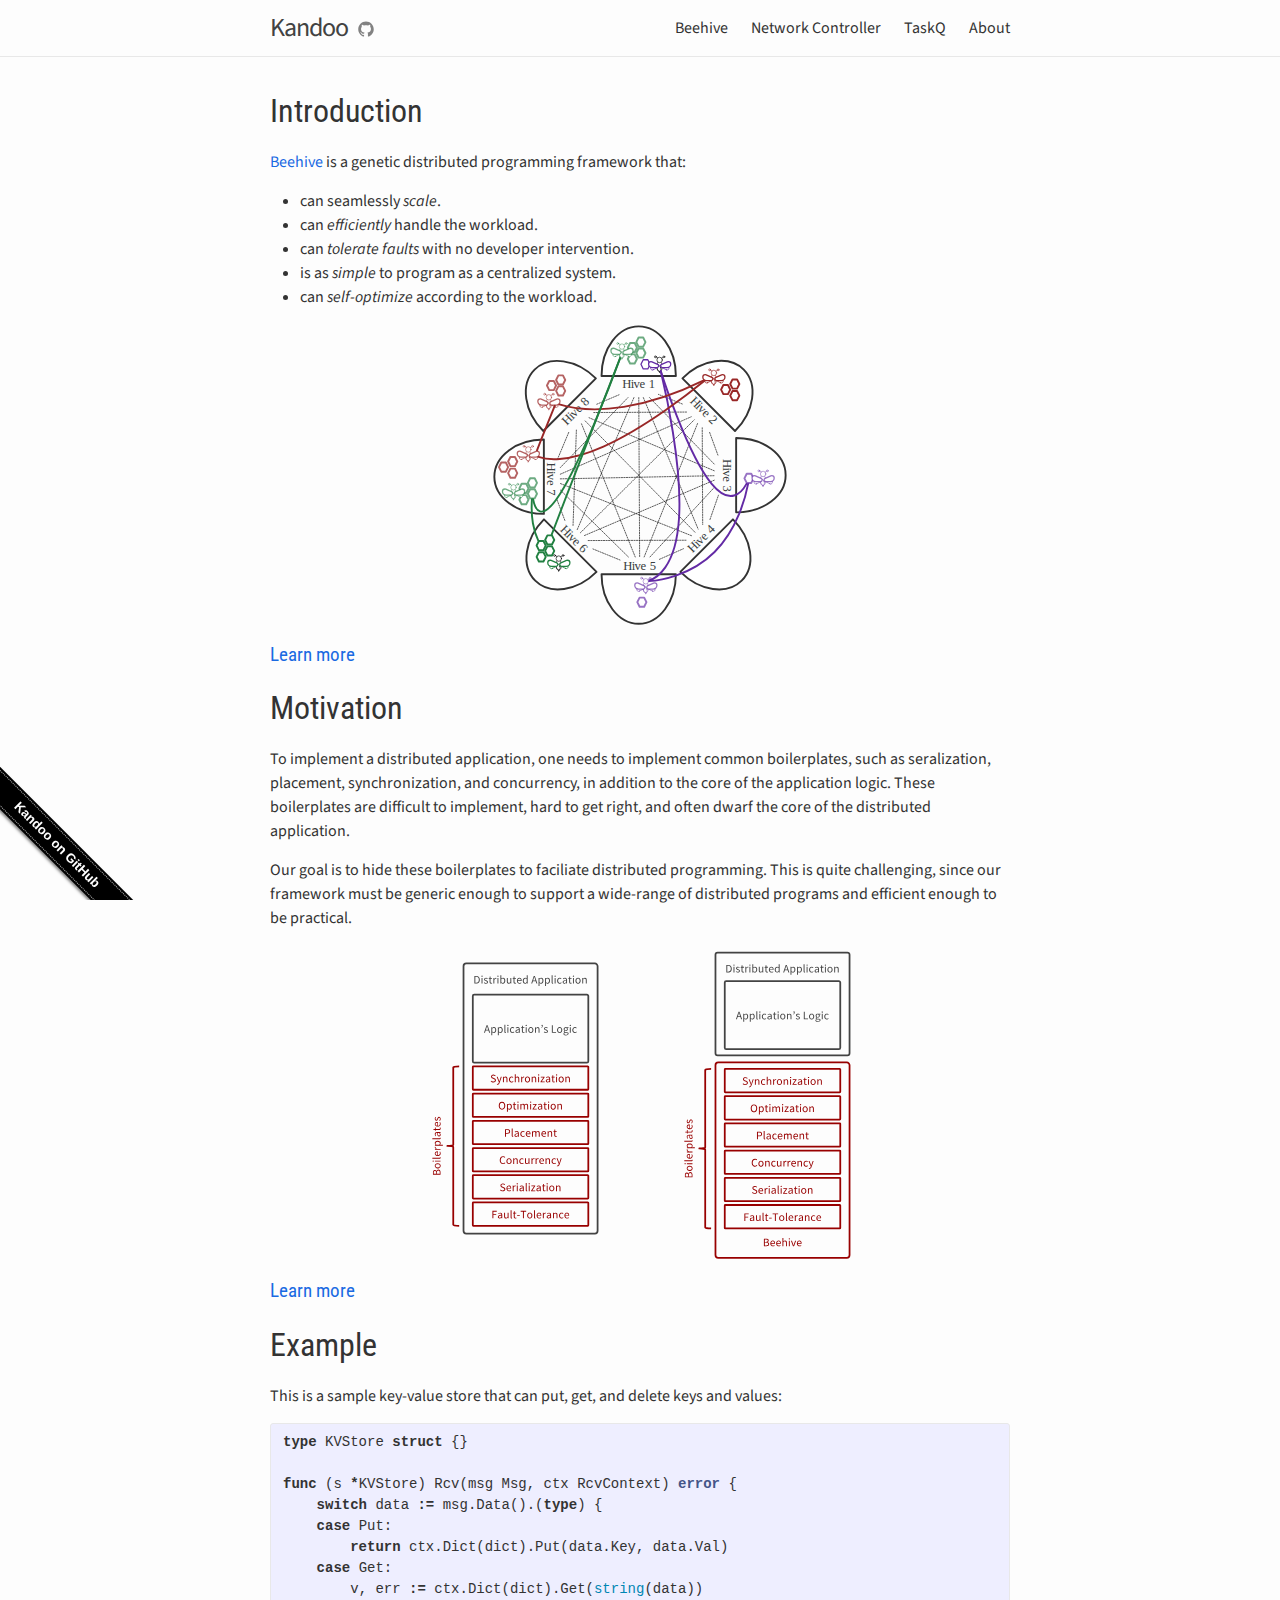
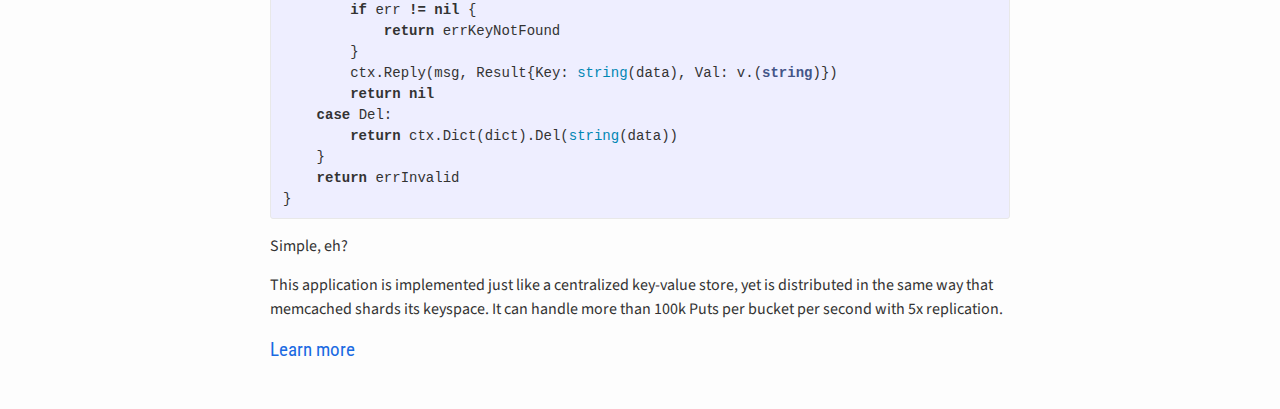
<file: index.html>
<!DOCTYPE html>
<html>

  <head>
  <meta charset="utf-8">
  <meta http-equiv="X-UA-Compatible" content="IE=edge">
  <meta name="viewport" content="width=device-width, initial-scale=1">
  <title>Kandoo</title>
  <meta name="description" content="An effort to simplify distributed programming.">
	<meta name="keywords" context="distributed systems,openflow,SDN,go,golang">
  <link rel="canonical" href="http://kandoo.github.io/">
  <link rel="alternate" type="application/rss+xml" title="Kandoo" href="http://kandoo.github.io/feed.xml" />
	<link href='https://fonts.googleapis.com/css?family=Source+Sans+Pro:400' rel='stylesheet' type='text/css'>
	<link href='https://fonts.googleapis.com/css?family=Roboto+Condensed:400' rel='stylesheet' type='text/css'>
	<link rel="stylesheet" href="/css/main.css">
	<link rel="stylesheet" href="/css/gh-fork-ribbon.css" />
	<!--[if lt IE 9]>
		<link rel="stylesheet" href="/css/gh-fork-ribbon.ie.css" />
	<![endif]-->
</head>


  <body>

    <header class="site-header">

  <div class="wrapper">

    <a class="site-title" href="/">Kandoo</a>
		
			<a class="site-github-icon" href="https://github.com/kandoo">
				<span class="icon  icon--github">
					<svg viewBox="0 0 16 16">
						<path fill="#828282" d="M7.999,0.431c-4.285,0-7.76,3.474-7.76,7.761 c0,3.428,2.223,6.337,5.307,7.363c0.388,0.071,0.53-0.168,0.53-0.374c0-0.184-0.007-0.672-0.01-1.32 c-2.159,0.469-2.614-1.04-2.614-1.04c-0.353-0.896-0.862-1.135-0.862-1.135c-0.705-0.481,0.053-0.472,0.053-0.472 c0.779,0.055,1.189,0.8,1.189,0.8c0.692,1.186,1.816,0.843,2.258,0.645c0.071-0.502,0.271-0.843,0.493-1.037 C4.86,11.425,3.049,10.76,3.049,7.786c0-0.847,0.302-1.54,0.799-2.082C3.768,5.507,3.501,4.718,3.924,3.65 c0,0,0.652-0.209,2.134,0.796C6.677,4.273,7.34,4.187,8,4.184c0.659,0.003,1.323,0.089,1.943,0.261 c1.482-1.004,2.132-0.796,2.132-0.796c0.423,1.068,0.157,1.857,0.077,2.054c0.497,0.542,0.798,1.235,0.798,2.082 c0,2.981-1.814,3.637-3.543,3.829c0.279,0.24,0.527,0.713,0.527,1.437c0,1.037-0.01,1.874-0.01,2.129 c0,0.208,0.14,0.449,0.534,0.373c3.081-1.028,5.302-3.935,5.302-7.362C15.76,3.906,12.285,0.431,7.999,0.431z"/>
					</svg>
				</span>
			</a>
		

    <nav class="site-nav">
      <a href="#" class="menu-icon">
        <svg viewBox="0 0 18 15">
          <path fill="#424242" d="M18,1.484c0,0.82-0.665,1.484-1.484,1.484H1.484C0.665,2.969,0,2.304,0,1.484l0,0C0,0.665,0.665,0,1.484,0 h15.031C17.335,0,18,0.665,18,1.484L18,1.484z"/>
          <path fill="#424242" d="M18,7.516C18,8.335,17.335,9,16.516,9H1.484C0.665,9,0,8.335,0,7.516l0,0c0-0.82,0.665-1.484,1.484-1.484 h15.031C17.335,6.031,18,6.696,18,7.516L18,7.516z"/>
          <path fill="#424242" d="M18,13.516C18,14.335,17.335,15,16.516,15H1.484C0.665,15,0,14.335,0,13.516l0,0 c0-0.82,0.665-1.484,1.484-1.484h15.031C17.335,12.031,18,12.696,18,13.516L18,13.516z"/>
        </svg>
      </a>

      <div class="trigger">
        
          
          <a class="page-link" href="/beehive/">Beehive</a>
          
        
          
          <a class="page-link" href="/netctrl/">Network Controller</a>
          
        
          
          <a class="page-link" href="/taskq/">TaskQ</a>
          
        
          
          <a class="page-link" href="/about/">About</a>
          
        
          
        
          
        
          
        
      </div>
    </nav>

  </div>

</header>


    <div class="page-content">
      <div class="wrapper">
        <h1 id="introduction">Introduction</h1>

<p><a href="/beehive">Beehive</a> is a genetic distributed programming framework that:</p>

<ul>
<li>can seamlessly <em>scale</em>.</li>
<li>can <em>efficiently</em> handle the workload.</li>
<li>can <em>tolerate faults</em> with no developer intervention.</li>
<li>is as <em>simple</em> to program as a centralized system. </li>
<li>can <em>self-optimize</em> according to the workload.</li>
</ul>

<p><center>
<img src="/img/beehive.svg" width="40%">
</center></p>

<h3 id="learn-more"><a href="/beehive">Learn more</a></h3>

<h1 id="motivation">Motivation</h1>

<p>To implement a distributed application, one needs to implement common 
boilerplates, such as seralization, placement, synchronization, and concurrency,
in addition to the core of the application logic. These boilerplates are 
difficult to implement, hard to get right, and often dwarf the core of the
distributed application.</p>

<p>Our goal is to hide these boilerplates to faciliate distributed programming.
This is quite challenging, since our framework must be generic enough to 
support a wide-range of distributed programs and efficient enough to be
practical.</p>

<p><center>
<img src="/img/motivation.svg" width="60%">
</center></p>

<h3 id="learn-more"><a href="/beehive">Learn more</a></h3>

<h1 id="example">Example</h1>

<p>This is a sample key-value store that can put, get, and delete keys and values:</p>
<div class="highlight"><pre><code class="language-go" data-lang="go"><span class="kd">type</span> <span class="nx">KVStore</span> <span class="kd">struct</span> <span class="p">{}</span>

<span class="kd">func</span> <span class="p">(</span><span class="nx">s</span> <span class="o">*</span><span class="nx">KVStore</span><span class="p">)</span> <span class="nx">Rcv</span><span class="p">(</span><span class="nx">msg</span> <span class="nx">Msg</span><span class="p">,</span> <span class="nx">ctx</span> <span class="nx">RcvContext</span><span class="p">)</span> <span class="kt">error</span> <span class="p">{</span>
    <span class="k">switch</span> <span class="nx">data</span> <span class="o">:=</span> <span class="nx">msg</span><span class="p">.</span><span class="nx">Data</span><span class="p">().(</span><span class="kd">type</span><span class="p">)</span> <span class="p">{</span>
    <span class="k">case</span> <span class="nx">Put</span><span class="p">:</span>
        <span class="k">return</span> <span class="nx">ctx</span><span class="p">.</span><span class="nx">Dict</span><span class="p">(</span><span class="nx">dict</span><span class="p">).</span><span class="nx">Put</span><span class="p">(</span><span class="nx">data</span><span class="p">.</span><span class="nx">Key</span><span class="p">,</span> <span class="nx">data</span><span class="p">.</span><span class="nx">Val</span><span class="p">)</span>
    <span class="k">case</span> <span class="nx">Get</span><span class="p">:</span>
        <span class="nx">v</span><span class="p">,</span> <span class="nx">err</span> <span class="o">:=</span> <span class="nx">ctx</span><span class="p">.</span><span class="nx">Dict</span><span class="p">(</span><span class="nx">dict</span><span class="p">).</span><span class="nx">Get</span><span class="p">(</span><span class="nb">string</span><span class="p">(</span><span class="nx">data</span><span class="p">))</span>
        <span class="k">if</span> <span class="nx">err</span> <span class="o">!=</span> <span class="kc">nil</span> <span class="p">{</span>
            <span class="k">return</span> <span class="nx">errKeyNotFound</span>
        <span class="p">}</span>
        <span class="nx">ctx</span><span class="p">.</span><span class="nx">Reply</span><span class="p">(</span><span class="nx">msg</span><span class="p">,</span> <span class="nx">Result</span><span class="p">{</span><span class="nx">Key</span><span class="p">:</span> <span class="nb">string</span><span class="p">(</span><span class="nx">data</span><span class="p">),</span> <span class="nx">Val</span><span class="p">:</span> <span class="nx">v</span><span class="p">.(</span><span class="kt">string</span><span class="p">)})</span>
        <span class="k">return</span> <span class="kc">nil</span>
    <span class="k">case</span> <span class="nx">Del</span><span class="p">:</span>
        <span class="k">return</span> <span class="nx">ctx</span><span class="p">.</span><span class="nx">Dict</span><span class="p">(</span><span class="nx">dict</span><span class="p">).</span><span class="nx">Del</span><span class="p">(</span><span class="nb">string</span><span class="p">(</span><span class="nx">data</span><span class="p">))</span>
    <span class="p">}</span>
    <span class="k">return</span> <span class="nx">errInvalid</span>
<span class="p">}</span>
</code></pre></div>
<p>Simple, eh?</p>

<p>This application is implemented just like a centralized key-value store, yet is
distributed in the same way that memcached shards its keyspace. It can handle
more than 100k Puts per bucket per second with 5x replication.</p>

<h3 id="learn-more"><a href="/beehive">Learn more</a></h3>

      </div>
    </div>

    <div class="github-fork-ribbon-wrapper left-bottom">
		<div class="github-fork-ribbon">
				<a href="https://github.com/kandoo">Kandoo on GitHub</a>
		</div>
</div>

<script>
  (function(i,s,o,g,r,a,m){i['GoogleAnalyticsObject']=r;i[r]=i[r]||function(){
		  (i[r].q=i[r].q||[]).push(arguments)},i[r].l=1*new Date();a=s.createElement(o),
	  m=s.getElementsByTagName(o)[0];a.async=1;a.src=g;m.parentNode.insertBefore(a,m)
			  })(window,document,'script','//www.google-analytics.com/analytics.js','ga');

  ga('create', 'UA-65205825-1', 'auto');
	  ga('send', 'pageview');

</script>


  </body>

</html>
</file>
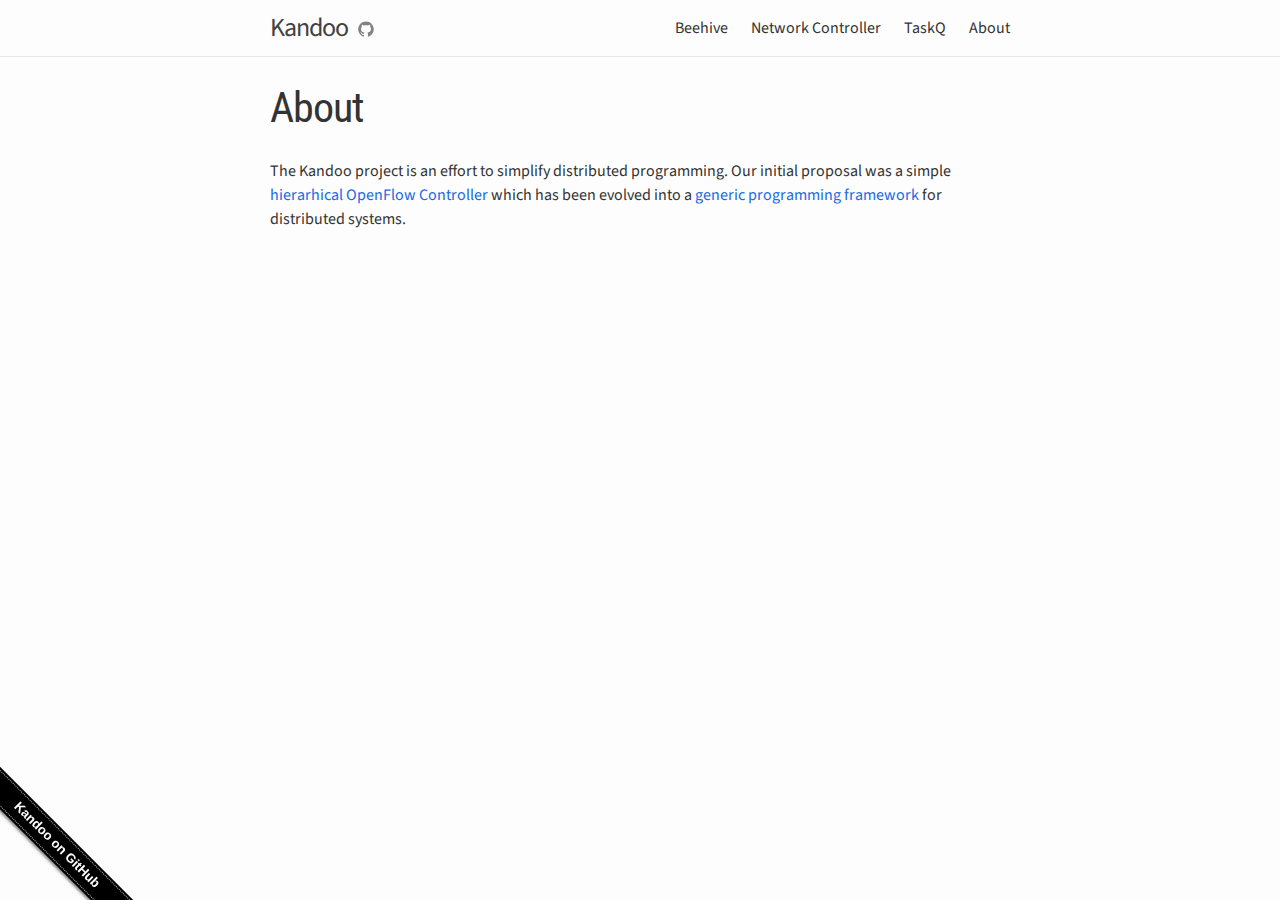
<file: about/index.html>
<!DOCTYPE html>
<html>

  <head>
  <meta charset="utf-8">
  <meta http-equiv="X-UA-Compatible" content="IE=edge">
  <meta name="viewport" content="width=device-width, initial-scale=1">
  <title>About</title>
  <meta name="description" content="An effort to simplify distributed programming.">
	<meta name="keywords" context="distributed systems,openflow,SDN,go,golang">
  <link rel="canonical" href="http://kandoo.github.io/about/">
  <link rel="alternate" type="application/rss+xml" title="Kandoo" href="http://kandoo.github.io/feed.xml" />
	<link href='https://fonts.googleapis.com/css?family=Source+Sans+Pro:400' rel='stylesheet' type='text/css'>
	<link href='https://fonts.googleapis.com/css?family=Roboto+Condensed:400' rel='stylesheet' type='text/css'>
	<link rel="stylesheet" href="/css/main.css">
	<link rel="stylesheet" href="/css/gh-fork-ribbon.css" />
	<!--[if lt IE 9]>
		<link rel="stylesheet" href="/css/gh-fork-ribbon.ie.css" />
	<![endif]-->
</head>


  <body>

    <header class="site-header">

  <div class="wrapper">

    <a class="site-title" href="/">Kandoo</a>
		
			<a class="site-github-icon" href="https://github.com/kandoo">
				<span class="icon  icon--github">
					<svg viewBox="0 0 16 16">
						<path fill="#828282" d="M7.999,0.431c-4.285,0-7.76,3.474-7.76,7.761 c0,3.428,2.223,6.337,5.307,7.363c0.388,0.071,0.53-0.168,0.53-0.374c0-0.184-0.007-0.672-0.01-1.32 c-2.159,0.469-2.614-1.04-2.614-1.04c-0.353-0.896-0.862-1.135-0.862-1.135c-0.705-0.481,0.053-0.472,0.053-0.472 c0.779,0.055,1.189,0.8,1.189,0.8c0.692,1.186,1.816,0.843,2.258,0.645c0.071-0.502,0.271-0.843,0.493-1.037 C4.86,11.425,3.049,10.76,3.049,7.786c0-0.847,0.302-1.54,0.799-2.082C3.768,5.507,3.501,4.718,3.924,3.65 c0,0,0.652-0.209,2.134,0.796C6.677,4.273,7.34,4.187,8,4.184c0.659,0.003,1.323,0.089,1.943,0.261 c1.482-1.004,2.132-0.796,2.132-0.796c0.423,1.068,0.157,1.857,0.077,2.054c0.497,0.542,0.798,1.235,0.798,2.082 c0,2.981-1.814,3.637-3.543,3.829c0.279,0.24,0.527,0.713,0.527,1.437c0,1.037-0.01,1.874-0.01,2.129 c0,0.208,0.14,0.449,0.534,0.373c3.081-1.028,5.302-3.935,5.302-7.362C15.76,3.906,12.285,0.431,7.999,0.431z"/>
					</svg>
				</span>
			</a>
		

    <nav class="site-nav">
      <a href="#" class="menu-icon">
        <svg viewBox="0 0 18 15">
          <path fill="#424242" d="M18,1.484c0,0.82-0.665,1.484-1.484,1.484H1.484C0.665,2.969,0,2.304,0,1.484l0,0C0,0.665,0.665,0,1.484,0 h15.031C17.335,0,18,0.665,18,1.484L18,1.484z"/>
          <path fill="#424242" d="M18,7.516C18,8.335,17.335,9,16.516,9H1.484C0.665,9,0,8.335,0,7.516l0,0c0-0.82,0.665-1.484,1.484-1.484 h15.031C17.335,6.031,18,6.696,18,7.516L18,7.516z"/>
          <path fill="#424242" d="M18,13.516C18,14.335,17.335,15,16.516,15H1.484C0.665,15,0,14.335,0,13.516l0,0 c0-0.82,0.665-1.484,1.484-1.484h15.031C17.335,12.031,18,12.696,18,13.516L18,13.516z"/>
        </svg>
      </a>

      <div class="trigger">
        
          
          <a class="page-link" href="/beehive/">Beehive</a>
          
        
          
          <a class="page-link" href="/netctrl/">Network Controller</a>
          
        
          
          <a class="page-link" href="/taskq/">TaskQ</a>
          
        
          
          <a class="page-link" href="/about/">About</a>
          
        
          
        
          
        
          
        
      </div>
    </nav>

  </div>

</header>


    <div class="page-content">
      <div class="wrapper">
        <div class="post">

  <header class="post-header">
    <h1 class="post-title">About</h1>
  </header>

  <article class="post-content">
    <p>The Kandoo project is an effort to simplify distributed programming.
Our initial proposal was a simple
<a href="http://www.kandoo.org">hierarhical OpenFlow Controller</a> which has been
evolved into a <a href="/beehive">generic programming framework</a> for distributed
systems.</p>

  </article>

</div>

      </div>
    </div>

    <div class="github-fork-ribbon-wrapper left-bottom">
		<div class="github-fork-ribbon">
				<a href="https://github.com/kandoo">Kandoo on GitHub</a>
		</div>
</div>

<script>
  (function(i,s,o,g,r,a,m){i['GoogleAnalyticsObject']=r;i[r]=i[r]||function(){
		  (i[r].q=i[r].q||[]).push(arguments)},i[r].l=1*new Date();a=s.createElement(o),
	  m=s.getElementsByTagName(o)[0];a.async=1;a.src=g;m.parentNode.insertBefore(a,m)
			  })(window,document,'script','//www.google-analytics.com/analytics.js','ga');

  ga('create', 'UA-65205825-1', 'auto');
	  ga('send', 'pageview');

</script>


  </body>

</html>
</file>
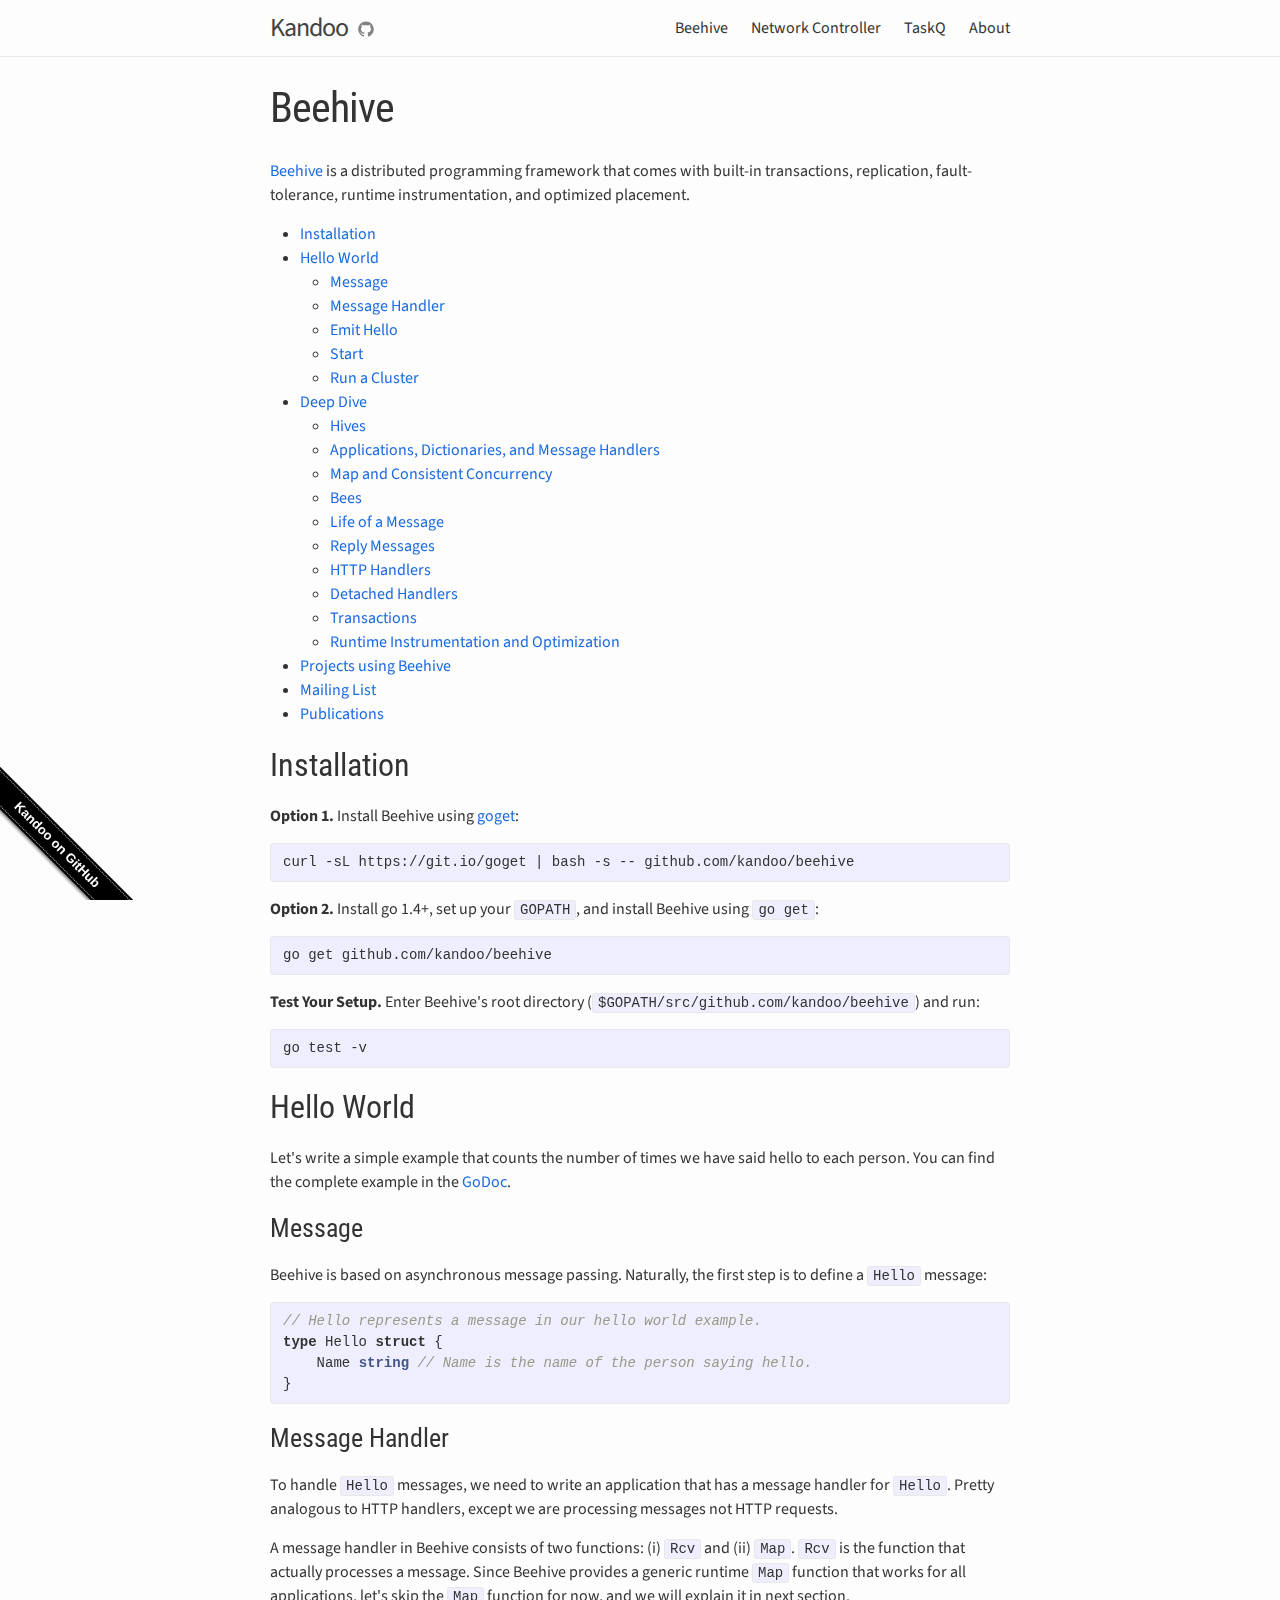
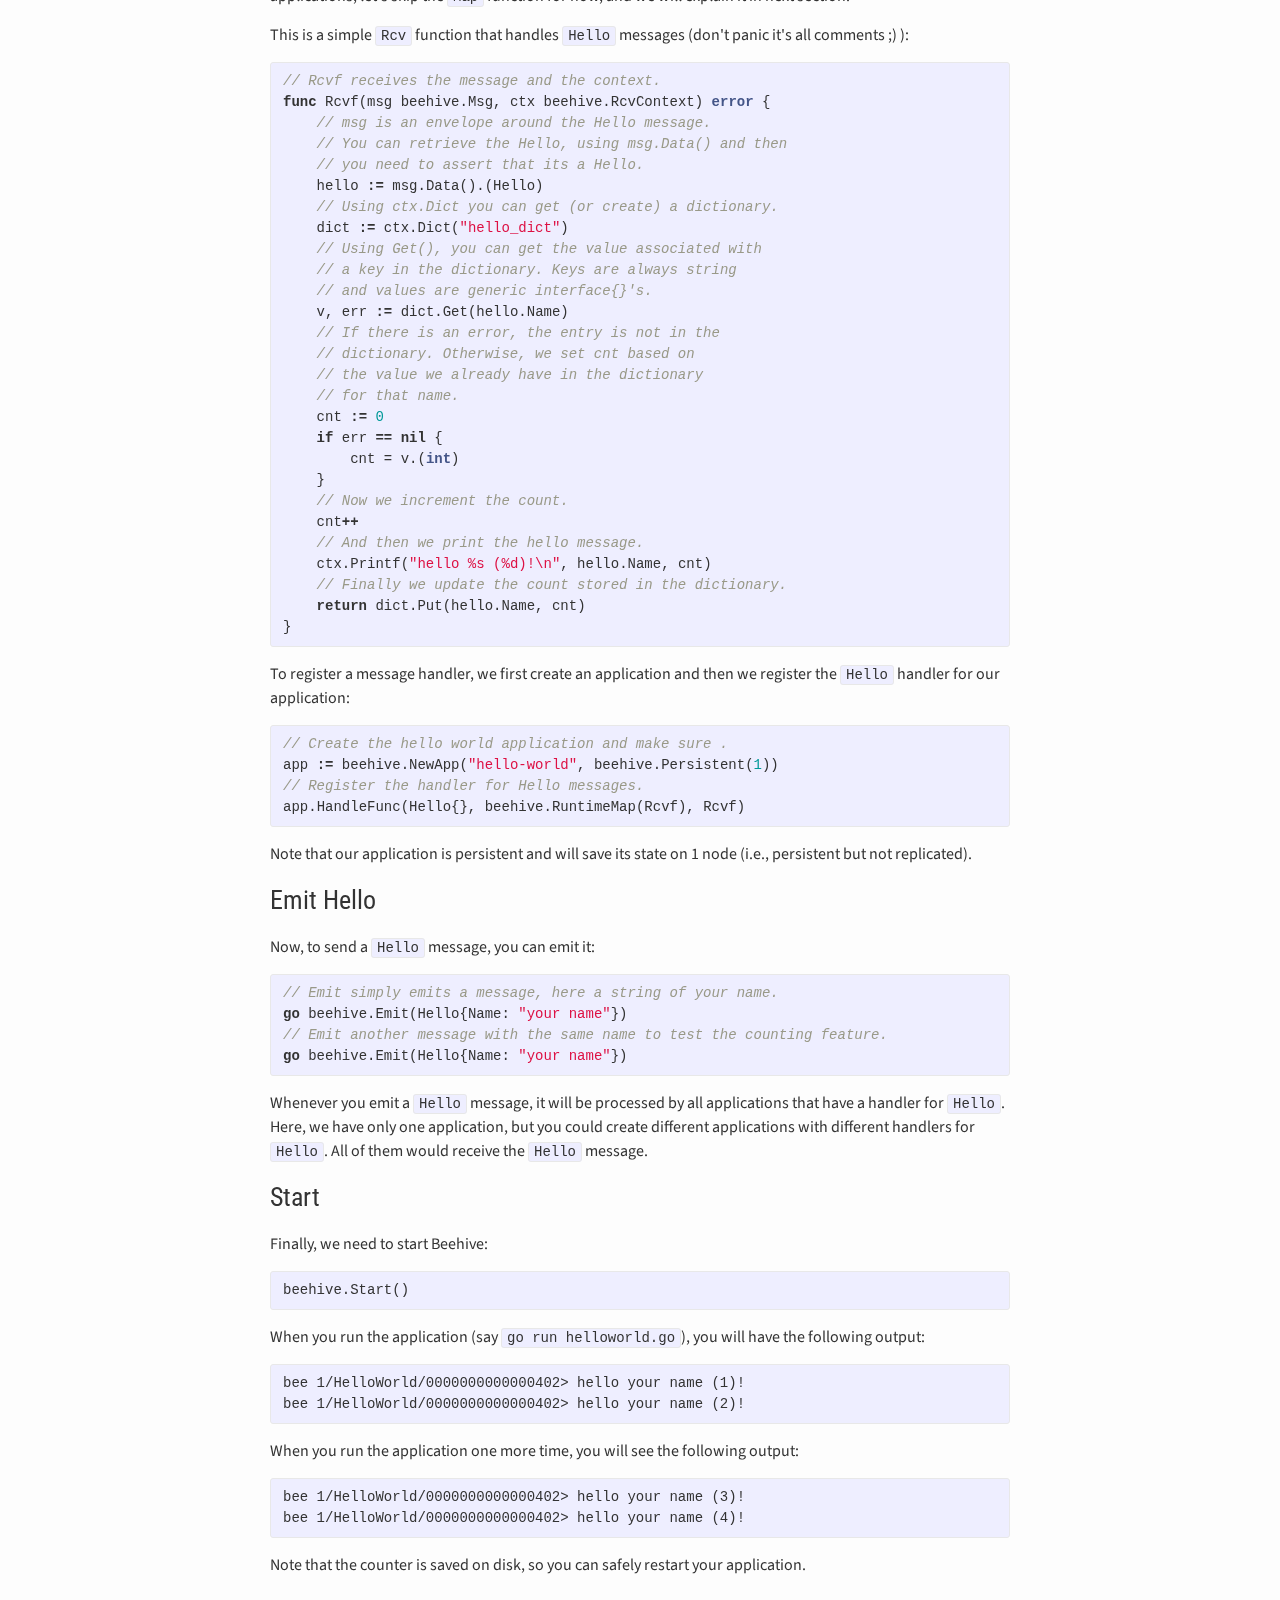
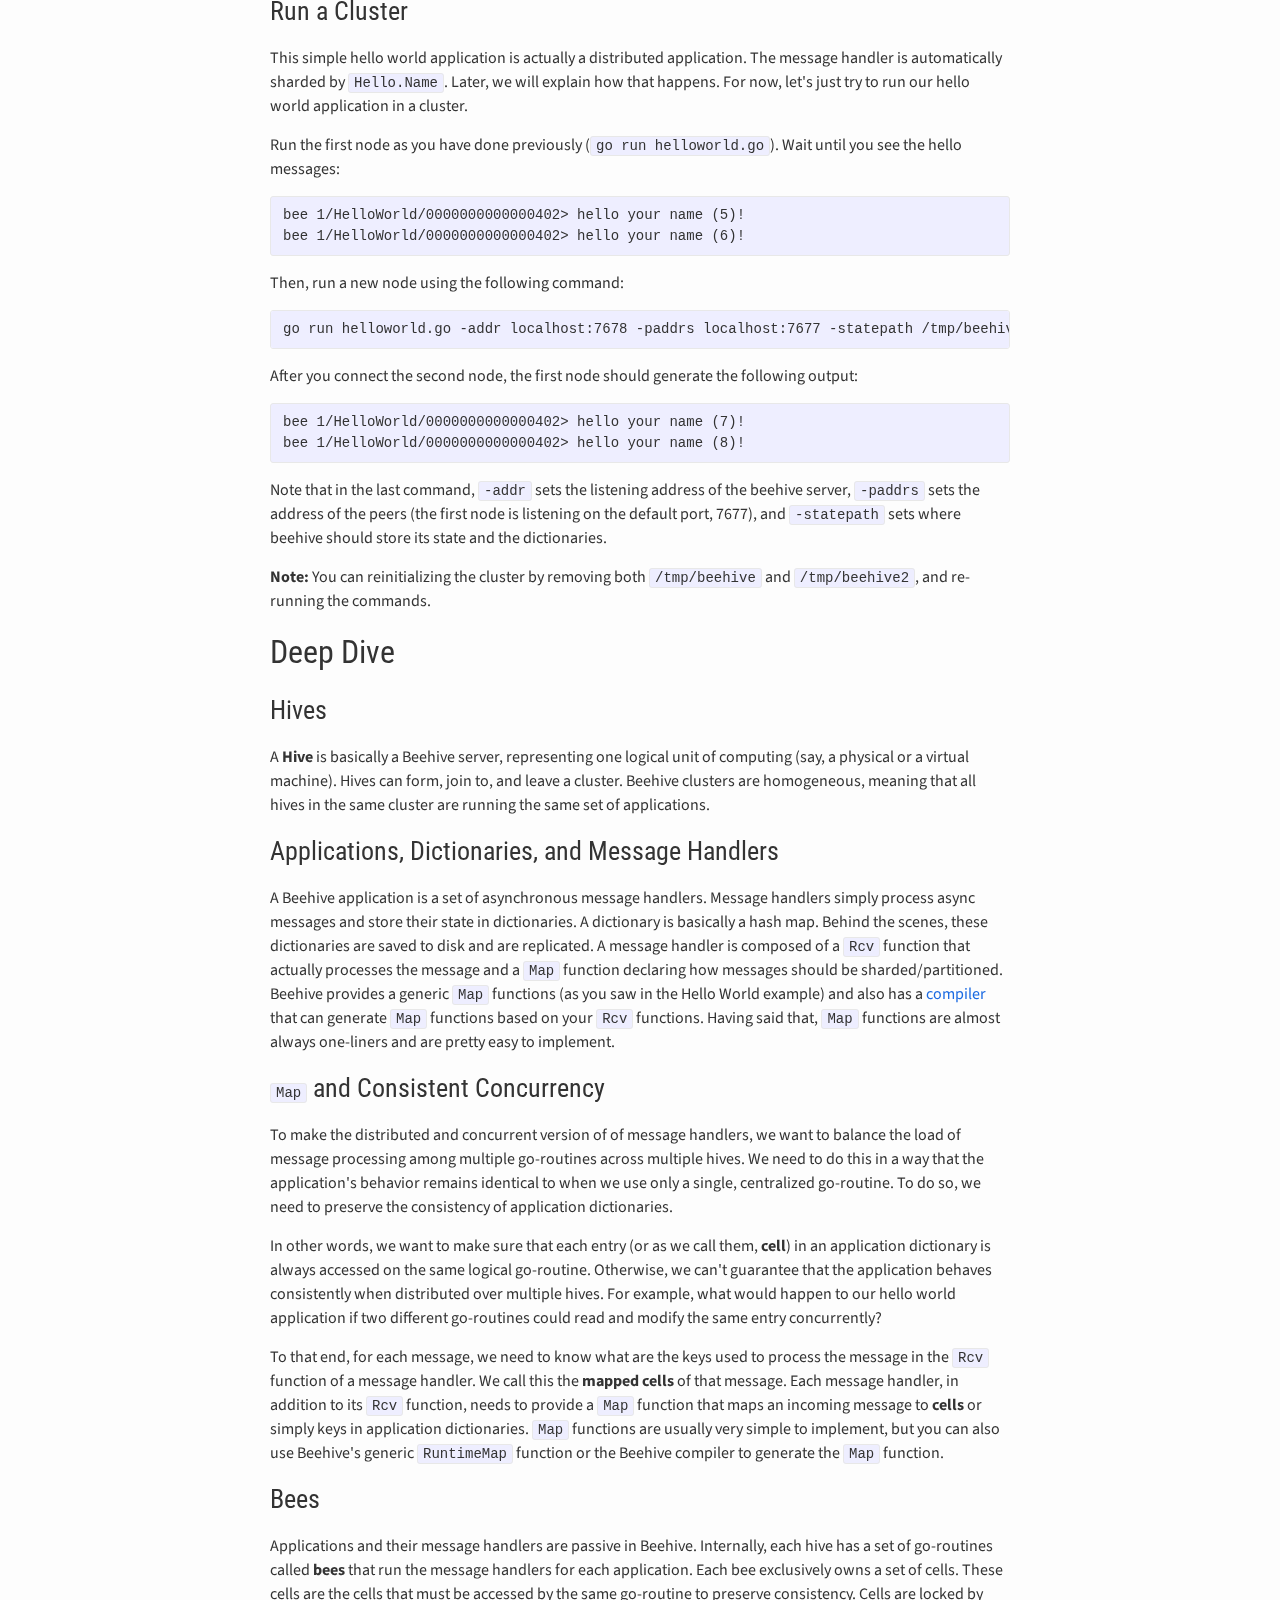
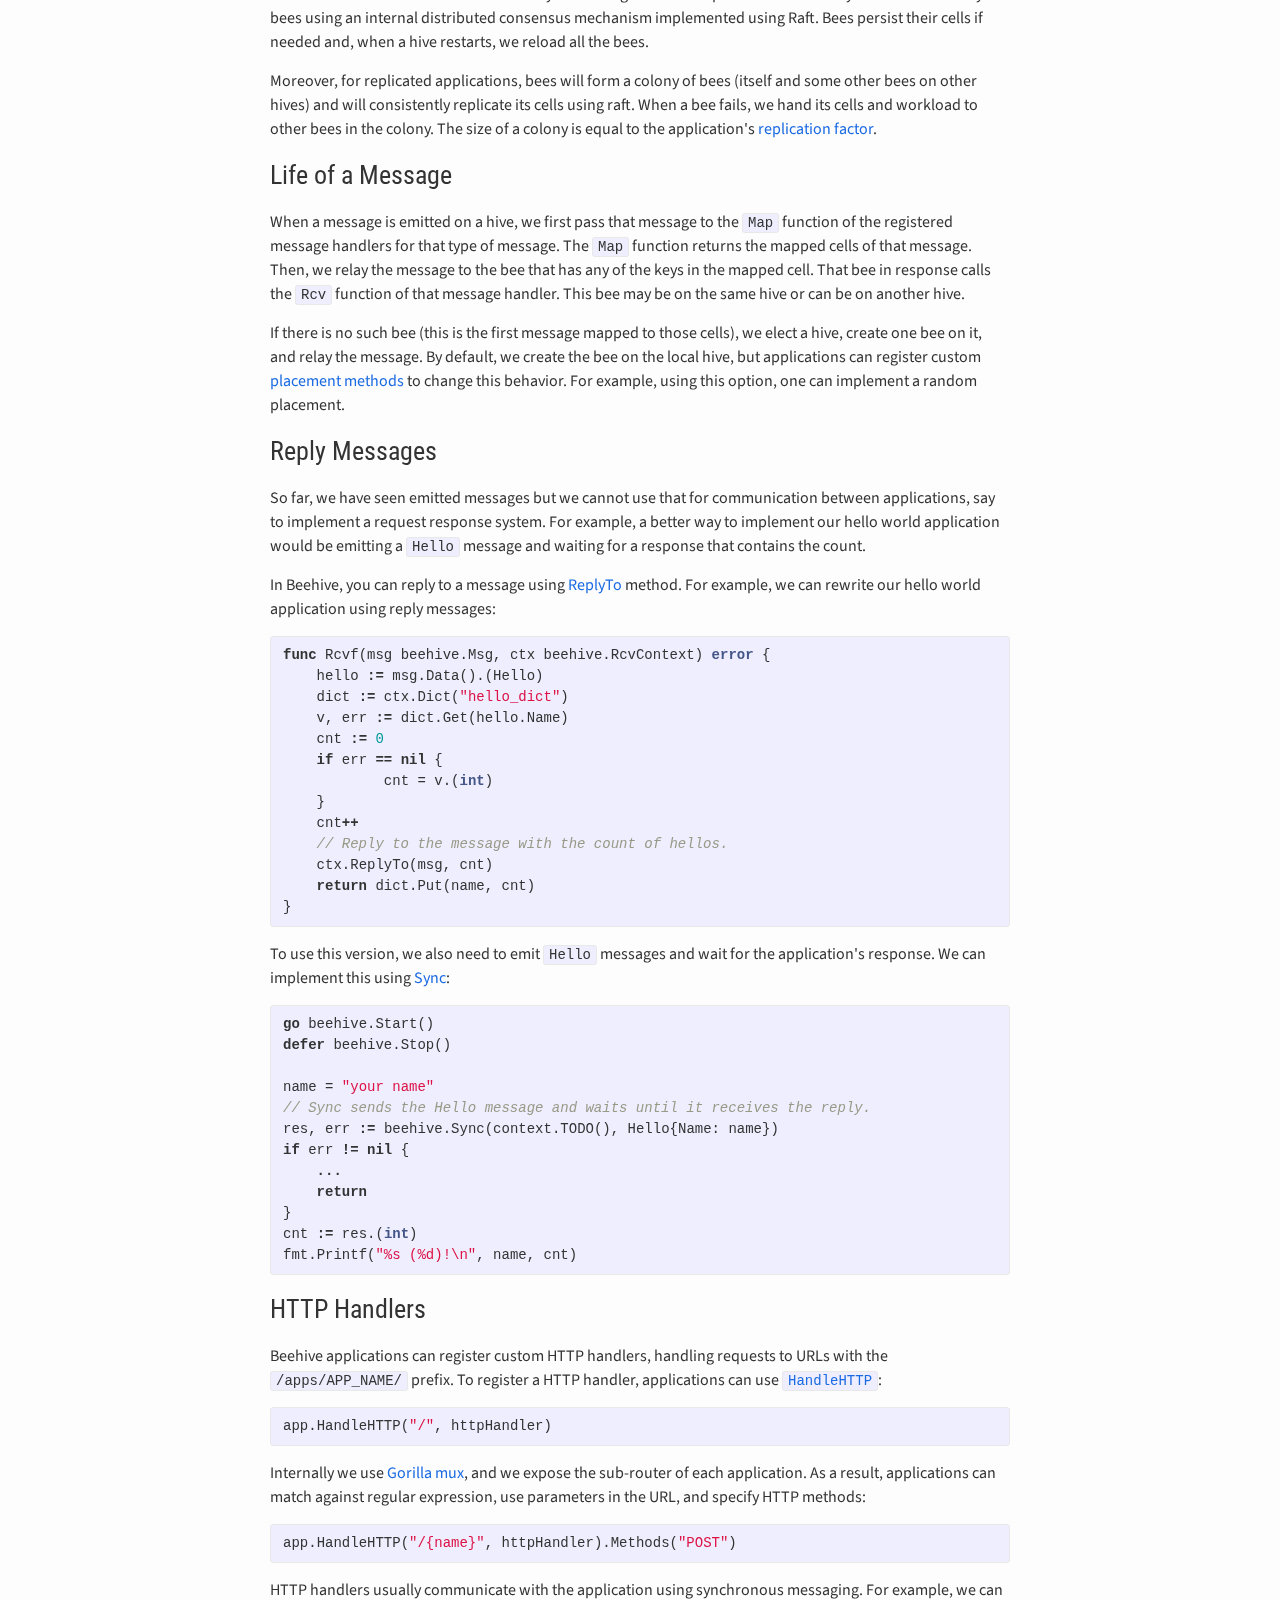
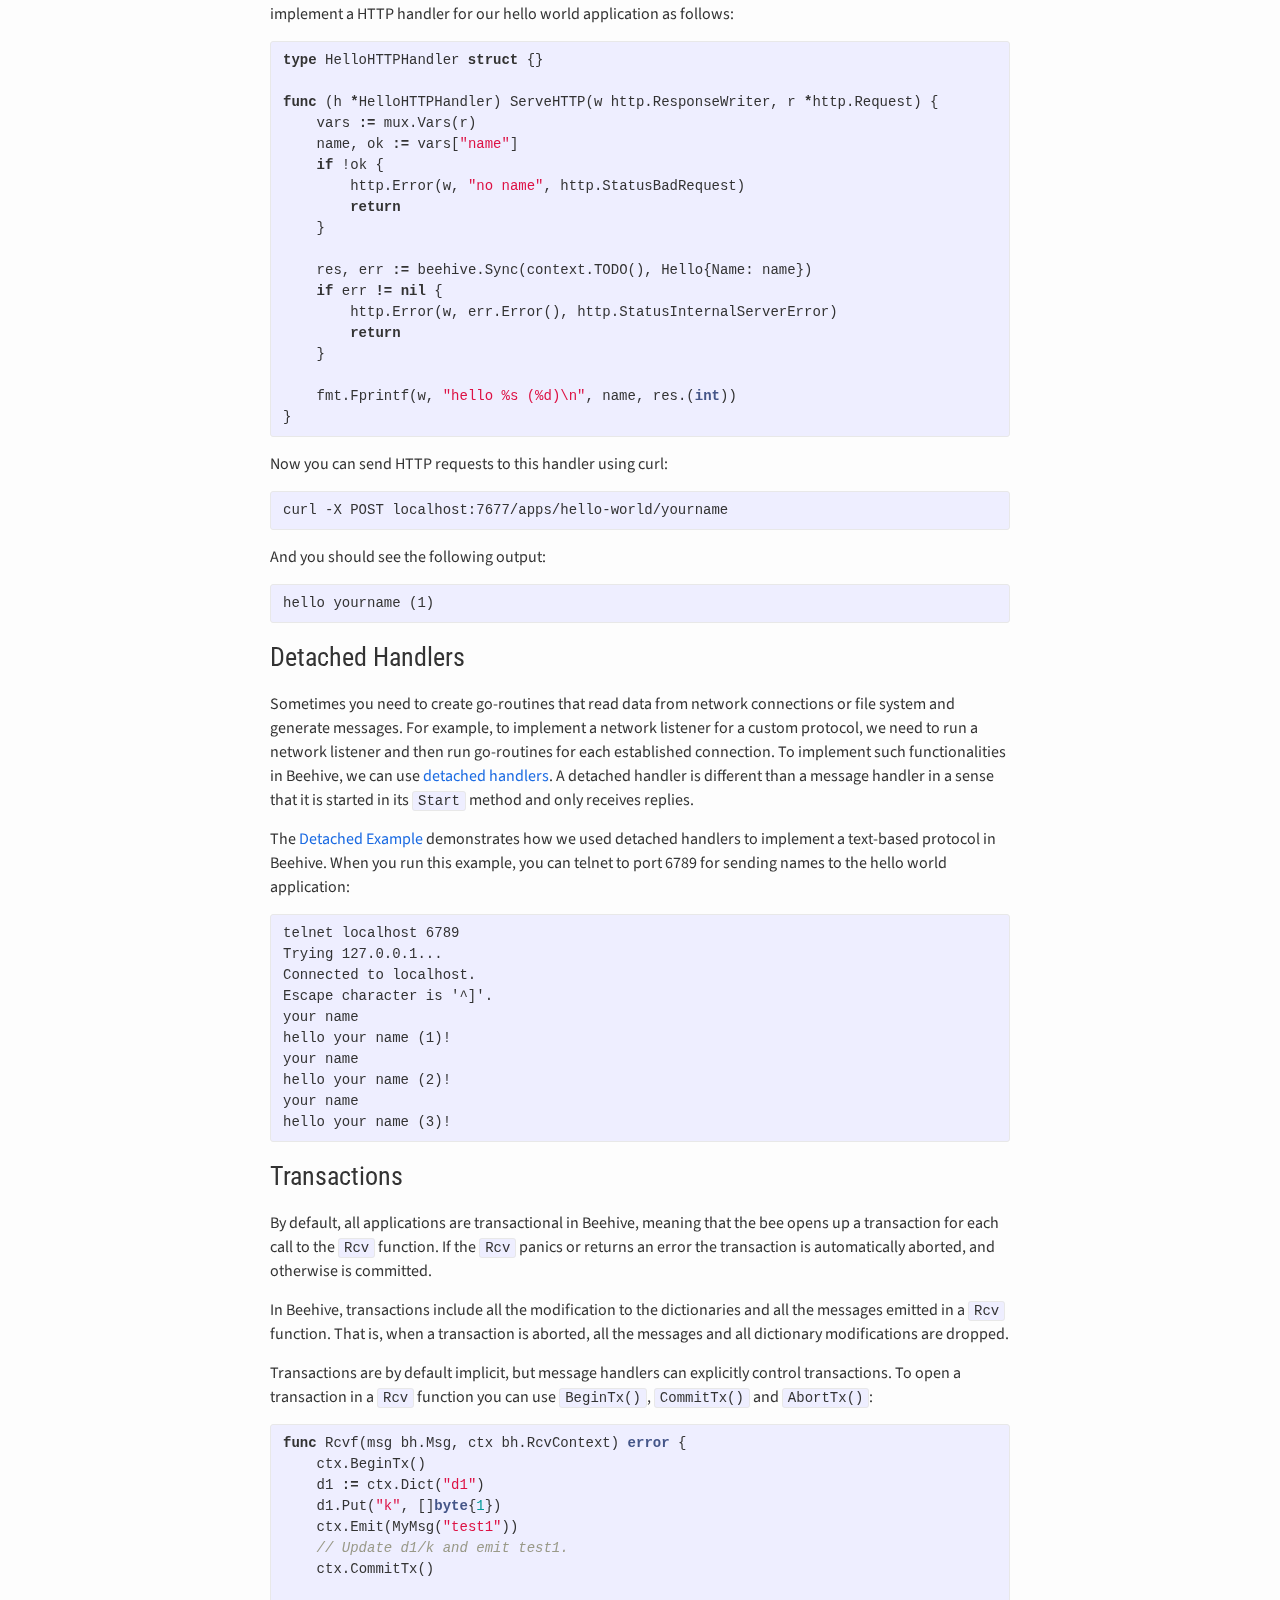
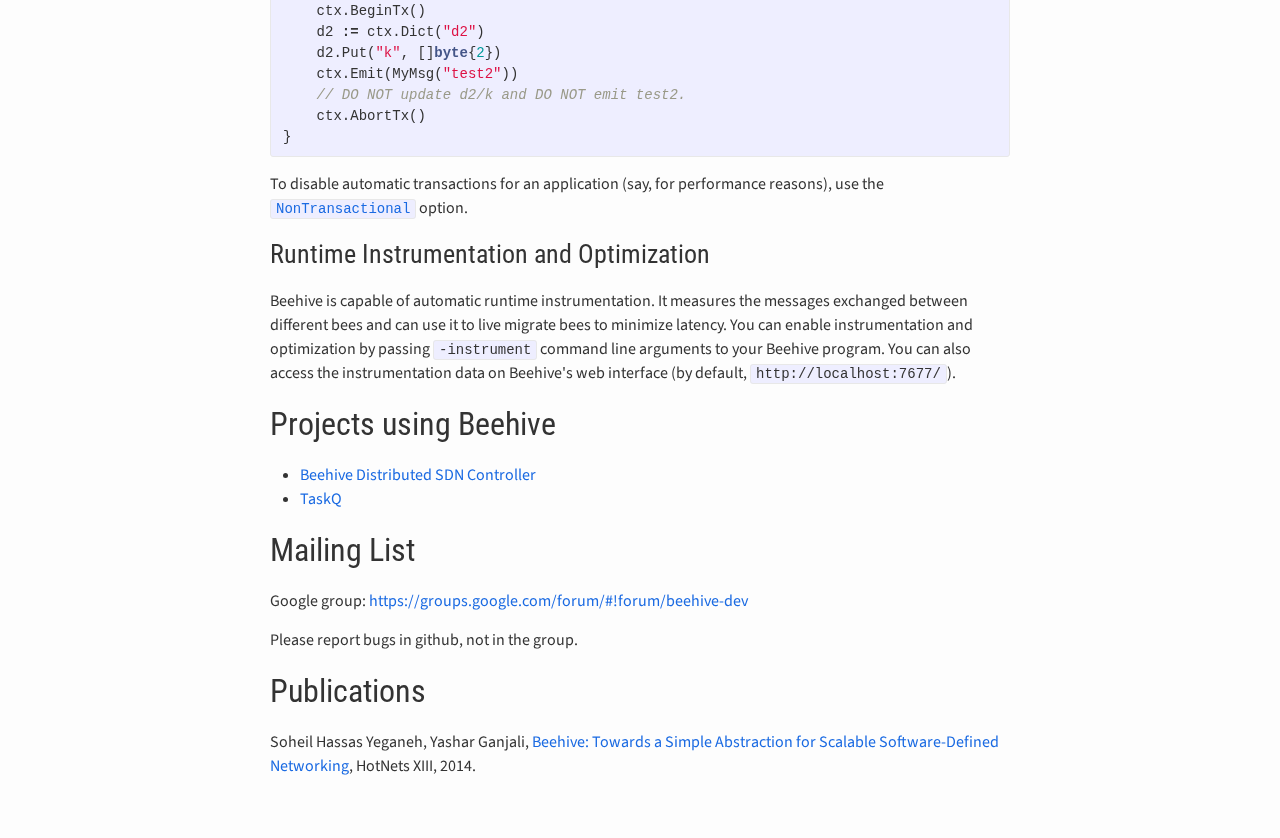
<file: beehive/index.html>
<!DOCTYPE html>
<html>

  <head>
  <meta charset="utf-8">
  <meta http-equiv="X-UA-Compatible" content="IE=edge">
  <meta name="viewport" content="width=device-width, initial-scale=1">
  <title>Beehive</title>
  <meta name="description" content="An effort to simplify distributed programming.">
	<meta name="keywords" context="distributed systems,openflow,SDN,go,golang">
  <link rel="canonical" href="http://kandoo.github.io/beehive/">
  <link rel="alternate" type="application/rss+xml" title="Kandoo" href="http://kandoo.github.io/feed.xml" />
	<link href='https://fonts.googleapis.com/css?family=Source+Sans+Pro:400' rel='stylesheet' type='text/css'>
	<link href='https://fonts.googleapis.com/css?family=Roboto+Condensed:400' rel='stylesheet' type='text/css'>
	<link rel="stylesheet" href="/css/main.css">
	<link rel="stylesheet" href="/css/gh-fork-ribbon.css" />
	<!--[if lt IE 9]>
		<link rel="stylesheet" href="/css/gh-fork-ribbon.ie.css" />
	<![endif]-->
</head>


  <body>

    <header class="site-header">

  <div class="wrapper">

    <a class="site-title" href="/">Kandoo</a>
		
			<a class="site-github-icon" href="https://github.com/kandoo">
				<span class="icon  icon--github">
					<svg viewBox="0 0 16 16">
						<path fill="#828282" d="M7.999,0.431c-4.285,0-7.76,3.474-7.76,7.761 c0,3.428,2.223,6.337,5.307,7.363c0.388,0.071,0.53-0.168,0.53-0.374c0-0.184-0.007-0.672-0.01-1.32 c-2.159,0.469-2.614-1.04-2.614-1.04c-0.353-0.896-0.862-1.135-0.862-1.135c-0.705-0.481,0.053-0.472,0.053-0.472 c0.779,0.055,1.189,0.8,1.189,0.8c0.692,1.186,1.816,0.843,2.258,0.645c0.071-0.502,0.271-0.843,0.493-1.037 C4.86,11.425,3.049,10.76,3.049,7.786c0-0.847,0.302-1.54,0.799-2.082C3.768,5.507,3.501,4.718,3.924,3.65 c0,0,0.652-0.209,2.134,0.796C6.677,4.273,7.34,4.187,8,4.184c0.659,0.003,1.323,0.089,1.943,0.261 c1.482-1.004,2.132-0.796,2.132-0.796c0.423,1.068,0.157,1.857,0.077,2.054c0.497,0.542,0.798,1.235,0.798,2.082 c0,2.981-1.814,3.637-3.543,3.829c0.279,0.24,0.527,0.713,0.527,1.437c0,1.037-0.01,1.874-0.01,2.129 c0,0.208,0.14,0.449,0.534,0.373c3.081-1.028,5.302-3.935,5.302-7.362C15.76,3.906,12.285,0.431,7.999,0.431z"/>
					</svg>
				</span>
			</a>
		

    <nav class="site-nav">
      <a href="#" class="menu-icon">
        <svg viewBox="0 0 18 15">
          <path fill="#424242" d="M18,1.484c0,0.82-0.665,1.484-1.484,1.484H1.484C0.665,2.969,0,2.304,0,1.484l0,0C0,0.665,0.665,0,1.484,0 h15.031C17.335,0,18,0.665,18,1.484L18,1.484z"/>
          <path fill="#424242" d="M18,7.516C18,8.335,17.335,9,16.516,9H1.484C0.665,9,0,8.335,0,7.516l0,0c0-0.82,0.665-1.484,1.484-1.484 h15.031C17.335,6.031,18,6.696,18,7.516L18,7.516z"/>
          <path fill="#424242" d="M18,13.516C18,14.335,17.335,15,16.516,15H1.484C0.665,15,0,14.335,0,13.516l0,0 c0-0.82,0.665-1.484,1.484-1.484h15.031C17.335,12.031,18,12.696,18,13.516L18,13.516z"/>
        </svg>
      </a>

      <div class="trigger">
        
          
          <a class="page-link" href="/beehive/">Beehive</a>
          
        
          
          <a class="page-link" href="/netctrl/">Network Controller</a>
          
        
          
          <a class="page-link" href="/taskq/">TaskQ</a>
          
        
          
          <a class="page-link" href="/about/">About</a>
          
        
          
        
          
        
          
        
      </div>
    </nav>

  </div>

</header>


    <div class="page-content">
      <div class="wrapper">
        <div class="post">

  <header class="post-header">
    <h1 class="post-title">Beehive</h1>
  </header>

  <article class="post-content">
    <p><a href="https://github.com/kandoo/beehive">Beehive</a> is a distributed programming
framework that comes with built-in
transactions, replication, fault-tolerance, runtime instrumentation, and
optimized placement.</p>

<ul>
<li><a href="#installation">Installation</a></li>
<li><a href="#hello-world">Hello World</a>

<ul>
<li><a href="#message">Message</a></li>
<li><a href="#message-handler">Message Handler</a></li>
<li><a href="#emit-hello">Emit Hello</a></li>
<li><a href="#start">Start</a></li>
<li><a href="#run-a-cluster">Run a Cluster</a></li>
</ul></li>
<li><a href="#deep-dive">Deep Dive</a>

<ul>
<li><a href="#hives">Hives</a></li>
<li><a href="#applications-dictionaries-and-message-handlers">Applications, Dictionaries, and Message Handlers</a></li>
<li><a href="#map-and-consistent-concurrency">Map and Consistent Concurrency</a></li>
<li><a href="#bees">Bees</a></li>
<li><a href="#life-of-a-message">Life of a Message</a></li>
<li><a href="#reply-messages">Reply Messages</a></li>
<li><a href="#http-handlers">HTTP Handlers</a></li>
<li><a href="#detached-handlers">Detached Handlers</a></li>
<li><a href="#transactions">Transactions</a></li>
<li><a href="#runtime-instrumentation-and-optimization">Runtime Instrumentation and Optimization</a></li>
</ul></li>
<li><a href="#projects-using-beehive">Projects using Beehive</a></li>
<li><a href="#mailing-list">Mailing List</a></li>
<li><a href="#publications">Publications</a></li>
</ul>

<h2 id="installation">Installation</h2>

<p><strong>Option 1.</strong> Install Beehive using <a href="https://github.com/soheilhy/goget">goget</a>:</p>
<div class="highlight"><pre><code class="language-text" data-lang="text">curl -sL https://git.io/goget | bash -s -- github.com/kandoo/beehive
</code></pre></div>
<p><strong>Option 2.</strong> Install go 1.4+, set up your <code>GOPATH</code>, and install Beehive using
<code>go get</code>:</p>
<div class="highlight"><pre><code class="language-text" data-lang="text">go get github.com/kandoo/beehive
</code></pre></div>
<p><strong>Test Your Setup.</strong> Enter Beehive&#39;s root directory
(<code>$GOPATH/src/github.com/kandoo/beehive</code>) and run:</p>
<div class="highlight"><pre><code class="language-text" data-lang="text">go test -v
</code></pre></div>
<h2 id="hello-world">Hello World</h2>

<p>Let&#39;s write a simple example that counts the number of times we have
said hello to each person. You can find the complete example in the
<a href="https://godoc.org/github.com/kandoo/beehive/#example-package">GoDoc</a>.</p>

<h3 id="message">Message</h3>

<p>Beehive is based on asynchronous message passing. Naturally, the first step is
to define a <code>Hello</code> message:</p>
<div class="highlight"><pre><code class="language-go" data-lang="go"><span class="c1">// Hello represents a message in our hello world example.</span>
<span class="kd">type</span> <span class="nx">Hello</span> <span class="kd">struct</span> <span class="p">{</span>
    <span class="nx">Name</span> <span class="kt">string</span> <span class="c1">// Name is the name of the person saying hello.</span>
<span class="p">}</span>
</code></pre></div>
<h3 id="message-handler">Message Handler</h3>

<p>To handle <code>Hello</code> messages, we need to write an application that
has a message handler for <code>Hello</code>. Pretty analogous to HTTP handlers,
except we are processing messages not HTTP requests.</p>

<p>A message handler in Beehive consists of two functions: (i) <code>Rcv</code> and
(ii) <code>Map</code>. <code>Rcv</code> is the function that actually processes a message.
Since Beehive provides a generic runtime <code>Map</code> function that works for
all applications, let&#39;s skip the <code>Map</code> function for now, and we will
explain it in next section.</p>

<p>This is a simple <code>Rcv</code> function that handles <code>Hello</code> messages (don&#39;t panic
it&#39;s all comments ;) ):</p>
<div class="highlight"><pre><code class="language-go" data-lang="go"><span class="c1">// Rcvf receives the message and the context.</span>
<span class="kd">func</span> <span class="nx">Rcvf</span><span class="p">(</span><span class="nx">msg</span> <span class="nx">beehive</span><span class="p">.</span><span class="nx">Msg</span><span class="p">,</span> <span class="nx">ctx</span> <span class="nx">beehive</span><span class="p">.</span><span class="nx">RcvContext</span><span class="p">)</span> <span class="kt">error</span> <span class="p">{</span>
    <span class="c1">// msg is an envelope around the Hello message.</span>
    <span class="c1">// You can retrieve the Hello, using msg.Data() and then</span>
    <span class="c1">// you need to assert that its a Hello.</span>
    <span class="nx">hello</span> <span class="o">:=</span> <span class="nx">msg</span><span class="p">.</span><span class="nx">Data</span><span class="p">().(</span><span class="nx">Hello</span><span class="p">)</span>
    <span class="c1">// Using ctx.Dict you can get (or create) a dictionary.</span>
    <span class="nx">dict</span> <span class="o">:=</span> <span class="nx">ctx</span><span class="p">.</span><span class="nx">Dict</span><span class="p">(</span><span class="s">&quot;hello_dict&quot;</span><span class="p">)</span>
    <span class="c1">// Using Get(), you can get the value associated with</span>
    <span class="c1">// a key in the dictionary. Keys are always string</span>
    <span class="c1">// and values are generic interface{}&#39;s.</span>
    <span class="nx">v</span><span class="p">,</span> <span class="nx">err</span> <span class="o">:=</span> <span class="nx">dict</span><span class="p">.</span><span class="nx">Get</span><span class="p">(</span><span class="nx">hello</span><span class="p">.</span><span class="nx">Name</span><span class="p">)</span>
    <span class="c1">// If there is an error, the entry is not in the</span>
    <span class="c1">// dictionary. Otherwise, we set cnt based on</span>
    <span class="c1">// the value we already have in the dictionary</span>
    <span class="c1">// for that name.</span>
    <span class="nx">cnt</span> <span class="o">:=</span> <span class="mi">0</span>
    <span class="k">if</span> <span class="nx">err</span> <span class="o">==</span> <span class="kc">nil</span> <span class="p">{</span>
        <span class="nx">cnt</span> <span class="p">=</span> <span class="nx">v</span><span class="p">.(</span><span class="kt">int</span><span class="p">)</span>
    <span class="p">}</span>
    <span class="c1">// Now we increment the count.</span>
    <span class="nx">cnt</span><span class="o">++</span>
    <span class="c1">// And then we print the hello message.</span>
    <span class="nx">ctx</span><span class="p">.</span><span class="nx">Printf</span><span class="p">(</span><span class="s">&quot;hello %s (%d)!\n&quot;</span><span class="p">,</span> <span class="nx">hello</span><span class="p">.</span><span class="nx">Name</span><span class="p">,</span> <span class="nx">cnt</span><span class="p">)</span>
    <span class="c1">// Finally we update the count stored in the dictionary.</span>
    <span class="k">return</span> <span class="nx">dict</span><span class="p">.</span><span class="nx">Put</span><span class="p">(</span><span class="nx">hello</span><span class="p">.</span><span class="nx">Name</span><span class="p">,</span> <span class="nx">cnt</span><span class="p">)</span>
<span class="p">}</span>
</code></pre></div>
<p>To register a message handler, we first create an application and then we
register the <code>Hello</code> handler for our application:</p>
<div class="highlight"><pre><code class="language-go" data-lang="go"><span class="c1">// Create the hello world application and make sure .</span>
<span class="nx">app</span> <span class="o">:=</span> <span class="nx">beehive</span><span class="p">.</span><span class="nx">NewApp</span><span class="p">(</span><span class="s">&quot;hello-world&quot;</span><span class="p">,</span> <span class="nx">beehive</span><span class="p">.</span><span class="nx">Persistent</span><span class="p">(</span><span class="mi">1</span><span class="p">))</span>
<span class="c1">// Register the handler for Hello messages.</span>
<span class="nx">app</span><span class="p">.</span><span class="nx">HandleFunc</span><span class="p">(</span><span class="nx">Hello</span><span class="p">{},</span> <span class="nx">beehive</span><span class="p">.</span><span class="nx">RuntimeMap</span><span class="p">(</span><span class="nx">Rcvf</span><span class="p">),</span> <span class="nx">Rcvf</span><span class="p">)</span>
</code></pre></div>
<p>Note that our application is persistent and will save its state on 1 node
(i.e., persistent but not replicated).</p>

<h3 id="emit-hello">Emit Hello</h3>

<p>Now, to send a <code>Hello</code> message, you can emit it:</p>
<div class="highlight"><pre><code class="language-go" data-lang="go"><span class="c1">// Emit simply emits a message, here a string of your name.</span>
<span class="k">go</span> <span class="nx">beehive</span><span class="p">.</span><span class="nx">Emit</span><span class="p">(</span><span class="nx">Hello</span><span class="p">{</span><span class="nx">Name</span><span class="p">:</span> <span class="s">&quot;your name&quot;</span><span class="p">})</span>
<span class="c1">// Emit another message with the same name to test the counting feature.</span>
<span class="k">go</span> <span class="nx">beehive</span><span class="p">.</span><span class="nx">Emit</span><span class="p">(</span><span class="nx">Hello</span><span class="p">{</span><span class="nx">Name</span><span class="p">:</span> <span class="s">&quot;your name&quot;</span><span class="p">})</span>
</code></pre></div>
<p>Whenever you emit a <code>Hello</code> message, it will be processed by all applications
that have a handler for <code>Hello</code>. Here, we have only one application, but
you could create different applications with different handlers for <code>Hello</code>.
All of them would receive the <code>Hello</code> message.</p>

<h3 id="start">Start</h3>

<p>Finally, we need to start Beehive:</p>
<div class="highlight"><pre><code class="language-go" data-lang="go"><span class="nx">beehive</span><span class="p">.</span><span class="nx">Start</span><span class="p">()</span>
</code></pre></div>
<p>When you run the application (say <code>go run helloworld.go</code>),
you will have the following output:</p>
<div class="highlight"><pre><code class="language-text" data-lang="text">bee 1/HelloWorld/0000000000000402&gt; hello your name (1)!
bee 1/HelloWorld/0000000000000402&gt; hello your name (2)!
</code></pre></div>
<p>When you run the application one more time, you will see the
following output:</p>
<div class="highlight"><pre><code class="language-text" data-lang="text">bee 1/HelloWorld/0000000000000402&gt; hello your name (3)!
bee 1/HelloWorld/0000000000000402&gt; hello your name (4)!
</code></pre></div>
<p>Note that the counter is saved on disk, so you can safely
restart your application.</p>

<h3 id="run-a-cluster">Run a Cluster</h3>

<p>This simple hello world application is actually a distributed application.
The message handler is automatically sharded by <code>Hello.Name</code>. Later,
we will explain how that happens.
For now, let&#39;s just try to run our hello world application in a cluster.</p>

<p>Run the first node as you have done previously (<code>go run helloworld.go</code>).
Wait until you see the hello messages:</p>
<div class="highlight"><pre><code class="language-text" data-lang="text">bee 1/HelloWorld/0000000000000402&gt; hello your name (5)!
bee 1/HelloWorld/0000000000000402&gt; hello your name (6)!
</code></pre></div>
<p>Then, run a new node using the following command:</p>
<div class="highlight"><pre><code class="language-text" data-lang="text">go run helloworld.go -addr localhost:7678 -paddrs localhost:7677 -statepath /tmp/beehive2
</code></pre></div>
<p>After you connect the second node, the first node should generate the following
output:</p>
<div class="highlight"><pre><code class="language-text" data-lang="text">bee 1/HelloWorld/0000000000000402&gt; hello your name (7)!
bee 1/HelloWorld/0000000000000402&gt; hello your name (8)!
</code></pre></div>
<p>Note that in the last command,
<code>-addr</code> sets the listening address of the beehive server,
<code>-paddrs</code> sets the address of the peers (the first node is listening on the
default port, 7677), and
<code>-statepath</code> sets where beehive should store its state and the dictionaries.</p>

<p><strong>Note:</strong> You can reinitializing the cluster by removing both
<code>/tmp/beehive</code> and <code>/tmp/beehive2</code>, and re-running the commands.</p>

<h2 id="deep-dive">Deep Dive</h2>

<h3 id="hives">Hives</h3>

<p>A <strong>Hive</strong> is basically a Beehive server, representing one logical unit of
computing (say, a physical or a virtual machine). Hives can form, join to,
and leave a cluster. Beehive clusters are homogeneous, meaning that all
hives in the same cluster are running the same set of applications.</p>

<h3 id="applications-dictionaries-and-message-handlers">Applications, Dictionaries, and Message Handlers</h3>

<p>A Beehive application is a set of asynchronous message handlers.
Message handlers simply process async messages and store their state in
dictionaries. A dictionary is basically a hash map.
Behind the scenes, these dictionaries are saved to disk and are replicated.
A message handler is composed of a <code>Rcv</code> function that actually processes
the message and a <code>Map</code> function declaring how messages should be
sharded/partitioned. Beehive provides a generic <code>Map</code> functions (as
you saw in the Hello World example) and also has a
<a href="https://github.com/kandoo/beehive/tree/master/compiler">compiler</a> that
can generate <code>Map</code> functions based on your <code>Rcv</code> functions.
Having said that, <code>Map</code> functions are almost always one-liners and
are pretty easy to implement.</p>

<h3 id="map-and-consistent-concurrency"><code>Map</code> and Consistent Concurrency</h3>

<p>To make the distributed and concurrent version of of message handlers,
we want to balance the load of message processing among
multiple go-routines across multiple hives. We need to do
this in a way that the application&#39;s behavior remains identical
to when we use only a single, centralized go-routine. To do so,
we need to preserve the consistency of application dictionaries.</p>

<p>In other words,  we want to make sure that each
entry (or as we call them, <strong>cell</strong>) in an application dictionary is
always accessed on the same logical go-routine. Otherwise,
we can&#39;t guarantee that the application behaves consistently
when distributed over multiple hives. For example, what would happen
to our hello world application if two different go-routines could
read and modify the same entry concurrently?</p>

<p>To that end, for each message, we need to know what are the keys used
to process the message in the <code>Rcv</code> function of a message handler.
We call this the <strong>mapped cells</strong> of that message. Each message
handler, in addition to its <code>Rcv</code> function, needs to provide a
<code>Map</code> function that maps an incoming message to <strong>cells</strong> or simply
keys in application dictionaries. <code>Map</code> functions are usually
very simple to implement, but you can also use Beehive&#39;s generic
<code>RuntimeMap</code> function or the Beehive compiler to generate the
<code>Map</code> function.</p>

<h3 id="bees">Bees</h3>

<p>Applications and their message handlers are passive in Beehive.
Internally, each hive has a set of go-routines called <strong>bees</strong>
that run the message handlers for each application.
Each bee exclusively owns a set of cells. These cells are
the cells that must be accessed by the same go-routine to
preserve consistency.
Cells are locked by bees using an internal distributed consensus
mechanism implemented using Raft. Bees persist their cells
if needed and, when a hive restarts, we reload all the bees.</p>

<p>Moreover, for replicated applications, bees will form
a colony of bees (itself and some other bees on other hives)
and will consistently replicate its cells using raft.
When a bee fails, we hand its cells and workload to other
bees in the colony. The size of a colony is equal to the
application&#39;s <a href="https://godoc.org/github.com/kandoo/beehive#Persistent">replication factor</a>.</p>

<h3 id="life-of-a-message">Life of a Message</h3>

<p>When a message is emitted on a hive, we first pass that message
to the <code>Map</code> function of the registered message handlers for that
type of message.
The <code>Map</code> function returns the mapped cells of that message.
Then, we relay the message to the bee that has any of the keys
in the mapped cell. That bee in response calls the <code>Rcv</code>
function of that message handler. This bee may be on the same
hive or can be on another hive.</p>

<p>If there is no such bee (this is the first message mapped to those
cells), we elect a hive, create one bee on it, and relay the message.
By default, we create the bee on the local hive, but applications
can register custom
<a href="https://godoc.org/github.com/kandoo/beehive#WithPlacement">placement methods</a>
to change this behavior. For example, using this option, one can
implement a random placement.</p>

<h3 id="reply-messages">Reply Messages</h3>

<p>So far, we have seen emitted messages but we cannot use that
for communication between applications, say to implement
a request response system. For example, a better way to implement
our hello world application would be emitting a <code>Hello</code> message
and waiting for a response that contains the count.</p>

<p>In Beehive, you can reply to a message using
<a href="https://godoc.org/github.com/kandoo/beehive#MockRcvContext.ReplyTo">ReplyTo</a>
method. For example, we can rewrite our hello world
application using reply messages:</p>
<div class="highlight"><pre><code class="language-go" data-lang="go"><span class="kd">func</span> <span class="nx">Rcvf</span><span class="p">(</span><span class="nx">msg</span> <span class="nx">beehive</span><span class="p">.</span><span class="nx">Msg</span><span class="p">,</span> <span class="nx">ctx</span> <span class="nx">beehive</span><span class="p">.</span><span class="nx">RcvContext</span><span class="p">)</span> <span class="kt">error</span> <span class="p">{</span>
    <span class="nx">hello</span> <span class="o">:=</span> <span class="nx">msg</span><span class="p">.</span><span class="nx">Data</span><span class="p">().(</span><span class="nx">Hello</span><span class="p">)</span>
    <span class="nx">dict</span> <span class="o">:=</span> <span class="nx">ctx</span><span class="p">.</span><span class="nx">Dict</span><span class="p">(</span><span class="s">&quot;hello_dict&quot;</span><span class="p">)</span>
    <span class="nx">v</span><span class="p">,</span> <span class="nx">err</span> <span class="o">:=</span> <span class="nx">dict</span><span class="p">.</span><span class="nx">Get</span><span class="p">(</span><span class="nx">hello</span><span class="p">.</span><span class="nx">Name</span><span class="p">)</span>
    <span class="nx">cnt</span> <span class="o">:=</span> <span class="mi">0</span>
    <span class="k">if</span> <span class="nx">err</span> <span class="o">==</span> <span class="kc">nil</span> <span class="p">{</span>
            <span class="nx">cnt</span> <span class="p">=</span> <span class="nx">v</span><span class="p">.(</span><span class="kt">int</span><span class="p">)</span>
    <span class="p">}</span>
    <span class="nx">cnt</span><span class="o">++</span>
    <span class="c1">// Reply to the message with the count of hellos.</span>
    <span class="nx">ctx</span><span class="p">.</span><span class="nx">ReplyTo</span><span class="p">(</span><span class="nx">msg</span><span class="p">,</span> <span class="nx">cnt</span><span class="p">)</span>
    <span class="k">return</span> <span class="nx">dict</span><span class="p">.</span><span class="nx">Put</span><span class="p">(</span><span class="nx">name</span><span class="p">,</span> <span class="nx">cnt</span><span class="p">)</span>
<span class="p">}</span>
</code></pre></div>
<p>To use this version, we also need to emit <code>Hello</code> messages
and wait for the application&#39;s response. We can implement
this using <a href="https://godoc.org/github.com/kandoo/beehive#Hive.Sync">Sync</a>:</p>
<div class="highlight"><pre><code class="language-go" data-lang="go"><span class="k">go</span> <span class="nx">beehive</span><span class="p">.</span><span class="nx">Start</span><span class="p">()</span>
<span class="k">defer</span> <span class="nx">beehive</span><span class="p">.</span><span class="nx">Stop</span><span class="p">()</span>

<span class="nx">name</span> <span class="p">=</span> <span class="s">&quot;your name&quot;</span>
<span class="c1">// Sync sends the Hello message and waits until it receives the reply.</span>
<span class="nx">res</span><span class="p">,</span> <span class="nx">err</span> <span class="o">:=</span> <span class="nx">beehive</span><span class="p">.</span><span class="nx">Sync</span><span class="p">(</span><span class="nx">context</span><span class="p">.</span><span class="nx">TODO</span><span class="p">(),</span> <span class="nx">Hello</span><span class="p">{</span><span class="nx">Name</span><span class="p">:</span> <span class="nx">name</span><span class="p">})</span>
<span class="k">if</span> <span class="nx">err</span> <span class="o">!=</span> <span class="kc">nil</span> <span class="p">{</span>
    <span class="o">...</span>
    <span class="k">return</span>
<span class="p">}</span>
<span class="nx">cnt</span> <span class="o">:=</span> <span class="nx">res</span><span class="p">.(</span><span class="kt">int</span><span class="p">)</span>
<span class="nx">fmt</span><span class="p">.</span><span class="nx">Printf</span><span class="p">(</span><span class="s">&quot;%s (%d)!\n&quot;</span><span class="p">,</span> <span class="nx">name</span><span class="p">,</span> <span class="nx">cnt</span><span class="p">)</span>
</code></pre></div>
<h3 id="http-handlers">HTTP Handlers</h3>

<p>Beehive applications can register custom HTTP handlers, handling requests to
URLs with the <code>/apps/APP_NAME/</code> prefix. To register a HTTP handler,
applications can use
<a href="https://godoc.org/github.com/kandoo/beehive#App.HandleHTTP"><code>HandleHTTP</code></a>:</p>
<div class="highlight"><pre><code class="language-go" data-lang="go"><span class="nx">app</span><span class="p">.</span><span class="nx">HandleHTTP</span><span class="p">(</span><span class="s">&quot;/&quot;</span><span class="p">,</span> <span class="nx">httpHandler</span><span class="p">)</span>
</code></pre></div>
<p>Internally we use <a href="http://www.gorillatoolkit.org/pkg/mux">Gorilla mux</a>, and we
expose the sub-router of each application. As a result, applications can match
against regular expression, use parameters in the URL, and specify HTTP methods:</p>
<div class="highlight"><pre><code class="language-go" data-lang="go"><span class="nx">app</span><span class="p">.</span><span class="nx">HandleHTTP</span><span class="p">(</span><span class="s">&quot;/{name}&quot;</span><span class="p">,</span> <span class="nx">httpHandler</span><span class="p">).</span><span class="nx">Methods</span><span class="p">(</span><span class="s">&quot;POST&quot;</span><span class="p">)</span>
</code></pre></div>
<p>HTTP handlers usually communicate with the application using synchronous
messaging. For example, we can implement a HTTP handler for our hello world
application as follows:</p>
<div class="highlight"><pre><code class="language-go" data-lang="go"><span class="kd">type</span> <span class="nx">HelloHTTPHandler</span> <span class="kd">struct</span> <span class="p">{}</span>

<span class="kd">func</span> <span class="p">(</span><span class="nx">h</span> <span class="o">*</span><span class="nx">HelloHTTPHandler</span><span class="p">)</span> <span class="nx">ServeHTTP</span><span class="p">(</span><span class="nx">w</span> <span class="nx">http</span><span class="p">.</span><span class="nx">ResponseWriter</span><span class="p">,</span> <span class="nx">r</span> <span class="o">*</span><span class="nx">http</span><span class="p">.</span><span class="nx">Request</span><span class="p">)</span> <span class="p">{</span>
    <span class="nx">vars</span> <span class="o">:=</span> <span class="nx">mux</span><span class="p">.</span><span class="nx">Vars</span><span class="p">(</span><span class="nx">r</span><span class="p">)</span>
    <span class="nx">name</span><span class="p">,</span> <span class="nx">ok</span> <span class="o">:=</span> <span class="nx">vars</span><span class="p">[</span><span class="s">&quot;name&quot;</span><span class="p">]</span>
    <span class="k">if</span> <span class="p">!</span><span class="nx">ok</span> <span class="p">{</span>
        <span class="nx">http</span><span class="p">.</span><span class="nx">Error</span><span class="p">(</span><span class="nx">w</span><span class="p">,</span> <span class="s">&quot;no name&quot;</span><span class="p">,</span> <span class="nx">http</span><span class="p">.</span><span class="nx">StatusBadRequest</span><span class="p">)</span>
        <span class="k">return</span>
    <span class="p">}</span>

    <span class="nx">res</span><span class="p">,</span> <span class="nx">err</span> <span class="o">:=</span> <span class="nx">beehive</span><span class="p">.</span><span class="nx">Sync</span><span class="p">(</span><span class="nx">context</span><span class="p">.</span><span class="nx">TODO</span><span class="p">(),</span> <span class="nx">Hello</span><span class="p">{</span><span class="nx">Name</span><span class="p">:</span> <span class="nx">name</span><span class="p">})</span>
    <span class="k">if</span> <span class="nx">err</span> <span class="o">!=</span> <span class="kc">nil</span> <span class="p">{</span>
        <span class="nx">http</span><span class="p">.</span><span class="nx">Error</span><span class="p">(</span><span class="nx">w</span><span class="p">,</span> <span class="nx">err</span><span class="p">.</span><span class="nx">Error</span><span class="p">(),</span> <span class="nx">http</span><span class="p">.</span><span class="nx">StatusInternalServerError</span><span class="p">)</span>
        <span class="k">return</span>
    <span class="p">}</span>

    <span class="nx">fmt</span><span class="p">.</span><span class="nx">Fprintf</span><span class="p">(</span><span class="nx">w</span><span class="p">,</span> <span class="s">&quot;hello %s (%d)\n&quot;</span><span class="p">,</span> <span class="nx">name</span><span class="p">,</span> <span class="nx">res</span><span class="p">.(</span><span class="kt">int</span><span class="p">))</span>
<span class="p">}</span>
</code></pre></div>
<p>Now you can send HTTP requests to this handler using curl:</p>
<div class="highlight"><pre><code class="language-text" data-lang="text">curl -X POST localhost:7677/apps/hello-world/yourname
</code></pre></div>
<p>And you should see the following output:</p>
<div class="highlight"><pre><code class="language-text" data-lang="text">hello yourname (1)
</code></pre></div>
<h3 id="detached-handlers">Detached Handlers</h3>

<p>Sometimes you need to create go-routines that read data from network connections
or file system and generate messages. For example, to implement a network
listener for a custom protocol, we need to run a network listener and then
run go-routines for each established connection. To implement such
functionalities in Beehive, we can use
<a href="https://godoc.org/github.com/kandoo/beehive#DetachedHandler">detached handlers</a>.
A detached handler is different than a message handler in a sense that it is
started in its <code>Start</code> method and only receives replies.</p>

<p>The
<a href="https://godoc.org/github.com/kandoo/beehive/#example-package--Detached">Detached Example</a>
demonstrates how we used detached handlers to implement a text-based protocol in
Beehive. When you run this example, you can telnet to port 6789 for sending
names to the hello world application:</p>
<div class="highlight"><pre><code class="language-text" data-lang="text">telnet localhost 6789
Trying 127.0.0.1...
Connected to localhost.
Escape character is &#39;^]&#39;.
your name
hello your name (1)!
your name
hello your name (2)!
your name
hello your name (3)!
</code></pre></div>
<h3 id="transactions">Transactions</h3>

<p>By default, all applications are transactional in Beehive,
meaning that the bee opens up a transaction for each
call to the <code>Rcv</code> function. If the <code>Rcv</code> panics or returns an
error the transaction is automatically aborted, and otherwise
is committed.</p>

<p>In Beehive, transactions include all the modification to the
dictionaries and all the messages emitted in a <code>Rcv</code> function.
That is, when a transaction is aborted, all the messages and all
dictionary modifications are dropped.</p>

<p>Transactions are by default implicit, but message handlers can
explicitly control transactions. To open a transaction in a <code>Rcv</code>
function you can use <code>BeginTx()</code>, <code>CommitTx()</code> and <code>AbortTx()</code>:</p>
<div class="highlight"><pre><code class="language-go" data-lang="go"><span class="kd">func</span> <span class="nx">Rcvf</span><span class="p">(</span><span class="nx">msg</span> <span class="nx">bh</span><span class="p">.</span><span class="nx">Msg</span><span class="p">,</span> <span class="nx">ctx</span> <span class="nx">bh</span><span class="p">.</span><span class="nx">RcvContext</span><span class="p">)</span> <span class="kt">error</span> <span class="p">{</span>
    <span class="nx">ctx</span><span class="p">.</span><span class="nx">BeginTx</span><span class="p">()</span>
    <span class="nx">d1</span> <span class="o">:=</span> <span class="nx">ctx</span><span class="p">.</span><span class="nx">Dict</span><span class="p">(</span><span class="s">&quot;d1&quot;</span><span class="p">)</span>
    <span class="nx">d1</span><span class="p">.</span><span class="nx">Put</span><span class="p">(</span><span class="s">&quot;k&quot;</span><span class="p">,</span> <span class="p">[]</span><span class="kt">byte</span><span class="p">{</span><span class="mi">1</span><span class="p">})</span>
    <span class="nx">ctx</span><span class="p">.</span><span class="nx">Emit</span><span class="p">(</span><span class="nx">MyMsg</span><span class="p">(</span><span class="s">&quot;test1&quot;</span><span class="p">))</span>
    <span class="c1">// Update d1/k and emit test1.</span>
    <span class="nx">ctx</span><span class="p">.</span><span class="nx">CommitTx</span><span class="p">()</span>

    <span class="nx">ctx</span><span class="p">.</span><span class="nx">BeginTx</span><span class="p">()</span>
    <span class="nx">d2</span> <span class="o">:=</span> <span class="nx">ctx</span><span class="p">.</span><span class="nx">Dict</span><span class="p">(</span><span class="s">&quot;d2&quot;</span><span class="p">)</span>
    <span class="nx">d2</span><span class="p">.</span><span class="nx">Put</span><span class="p">(</span><span class="s">&quot;k&quot;</span><span class="p">,</span> <span class="p">[]</span><span class="kt">byte</span><span class="p">{</span><span class="mi">2</span><span class="p">})</span>
    <span class="nx">ctx</span><span class="p">.</span><span class="nx">Emit</span><span class="p">(</span><span class="nx">MyMsg</span><span class="p">(</span><span class="s">&quot;test2&quot;</span><span class="p">))</span>
    <span class="c1">// DO NOT update d2/k and DO NOT emit test2.</span>
    <span class="nx">ctx</span><span class="p">.</span><span class="nx">AbortTx</span><span class="p">()</span>
<span class="p">}</span>
</code></pre></div>
<p>To disable automatic transactions for an application (say,
for performance reasons), use the
<a href="https://godoc.org/github.com/kandoo/beehive#NonTransactional"><code>NonTransactional</code></a>
option.</p>

<h3 id="runtime-instrumentation-and-optimization">Runtime Instrumentation and Optimization</h3>

<p>Beehive is capable of automatic runtime instrumentation. It measures the
messages exchanged between different bees and can use it to live migrate bees
to minimize latency. You can enable instrumentation and optimization by passing
<code>-instrument</code> command line arguments to your Beehive program. You can also
access the instrumentation data on Beehive&#39;s web interface (by default,
<code>http://localhost:7677/</code>).</p>

<h2 id="projects-using-beehive">Projects using Beehive</h2>

<ul>
<li><a href="/netctrl">Beehive Distributed SDN Controller</a></li>
<li><a href="/taskq">TaskQ</a></li>
</ul>

<h2 id="mailing-list">Mailing List</h2>

<p>Google group: <a href="https://groups.google.com/forum/#!forum/beehive-dev">https://groups.google.com/forum/#!forum/beehive-dev</a></p>

<p>Please report bugs in github, not in the group.</p>

<h2 id="publications">Publications</h2>

<p>Soheil Hassas Yeganeh, Yashar Ganjali,
<a href="http://conferences.sigcomm.org/hotnets/2014/papers/hotnets-XIII-final17.pdf">Beehive: Towards a Simple Abstraction for Scalable Software-Defined Networking</a>,
HotNets XIII, 2014.</p>

  </article>

</div>

      </div>
    </div>

    <div class="github-fork-ribbon-wrapper left-bottom">
		<div class="github-fork-ribbon">
				<a href="https://github.com/kandoo">Kandoo on GitHub</a>
		</div>
</div>

<script>
  (function(i,s,o,g,r,a,m){i['GoogleAnalyticsObject']=r;i[r]=i[r]||function(){
		  (i[r].q=i[r].q||[]).push(arguments)},i[r].l=1*new Date();a=s.createElement(o),
	  m=s.getElementsByTagName(o)[0];a.async=1;a.src=g;m.parentNode.insertBefore(a,m)
			  })(window,document,'script','//www.google-analytics.com/analytics.js','ga');

  ga('create', 'UA-65205825-1', 'auto');
	  ga('send', 'pageview');

</script>


  </body>

</html>
</file>
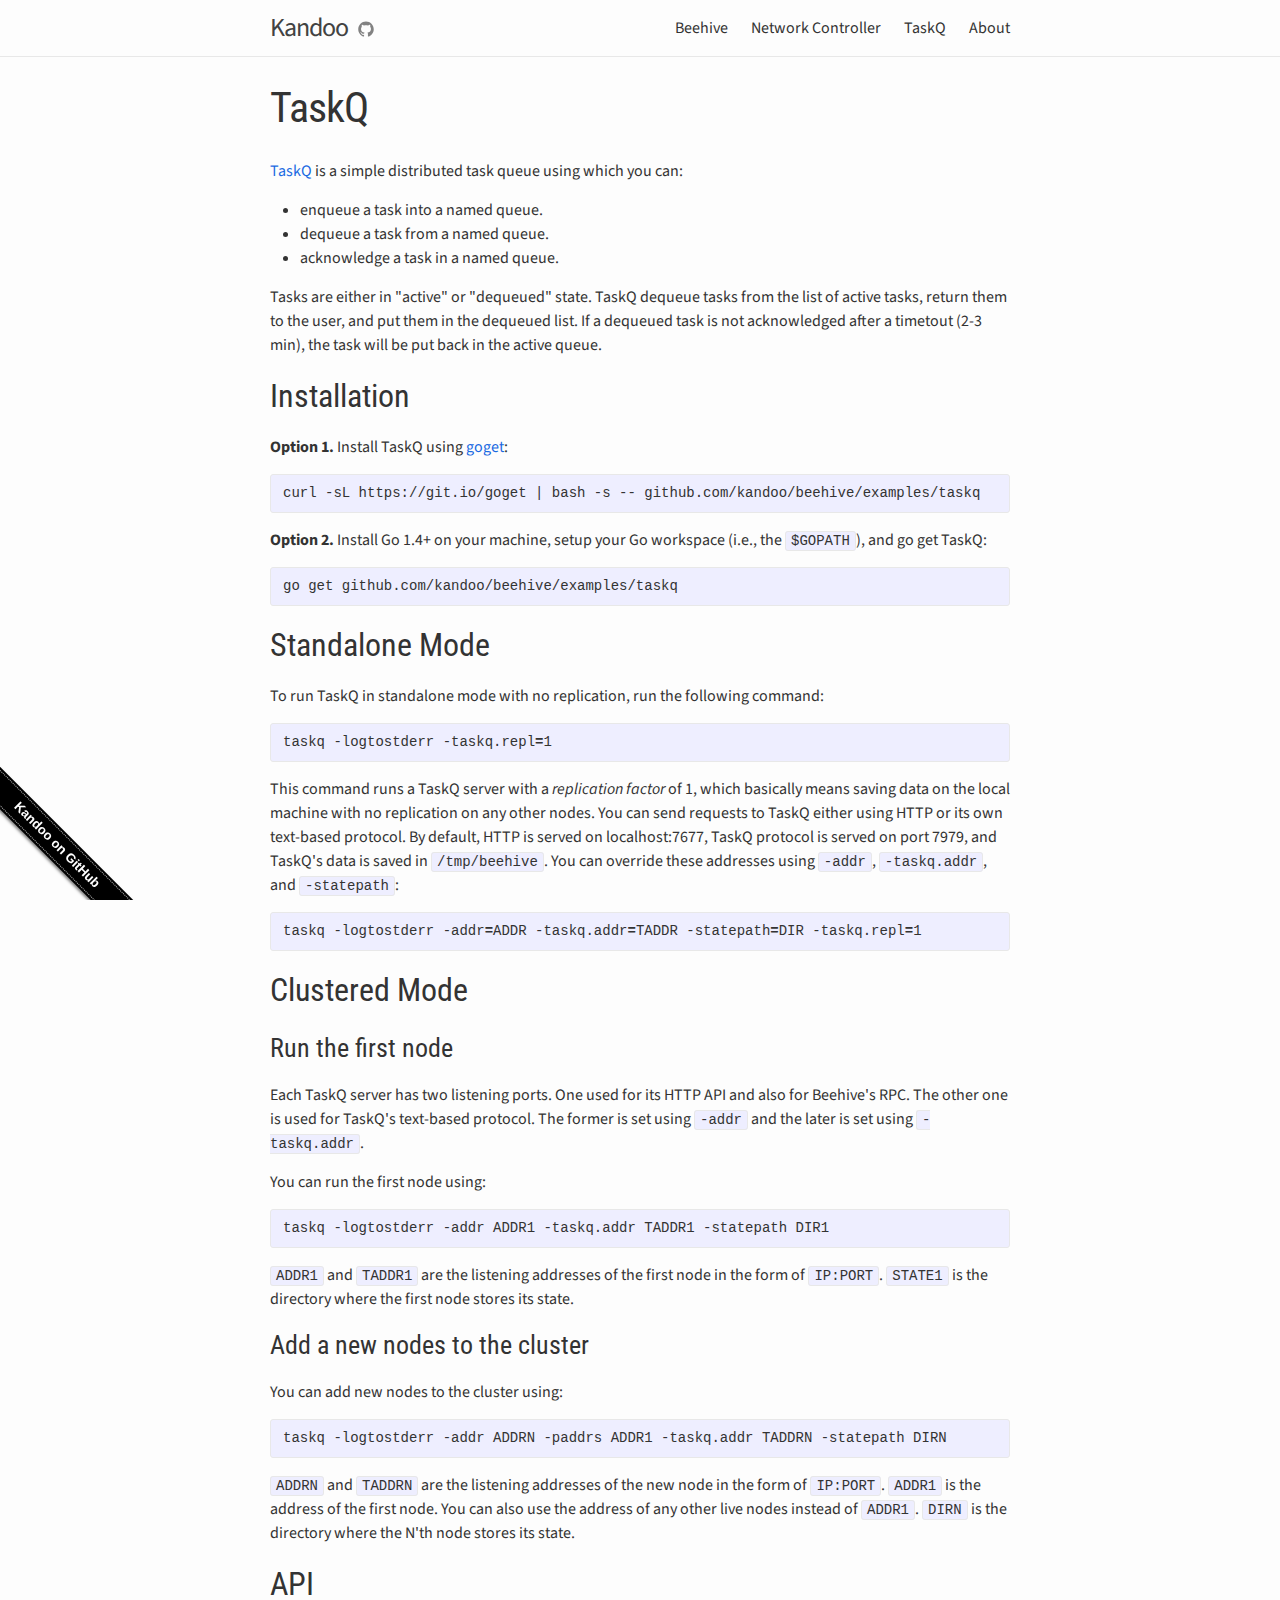
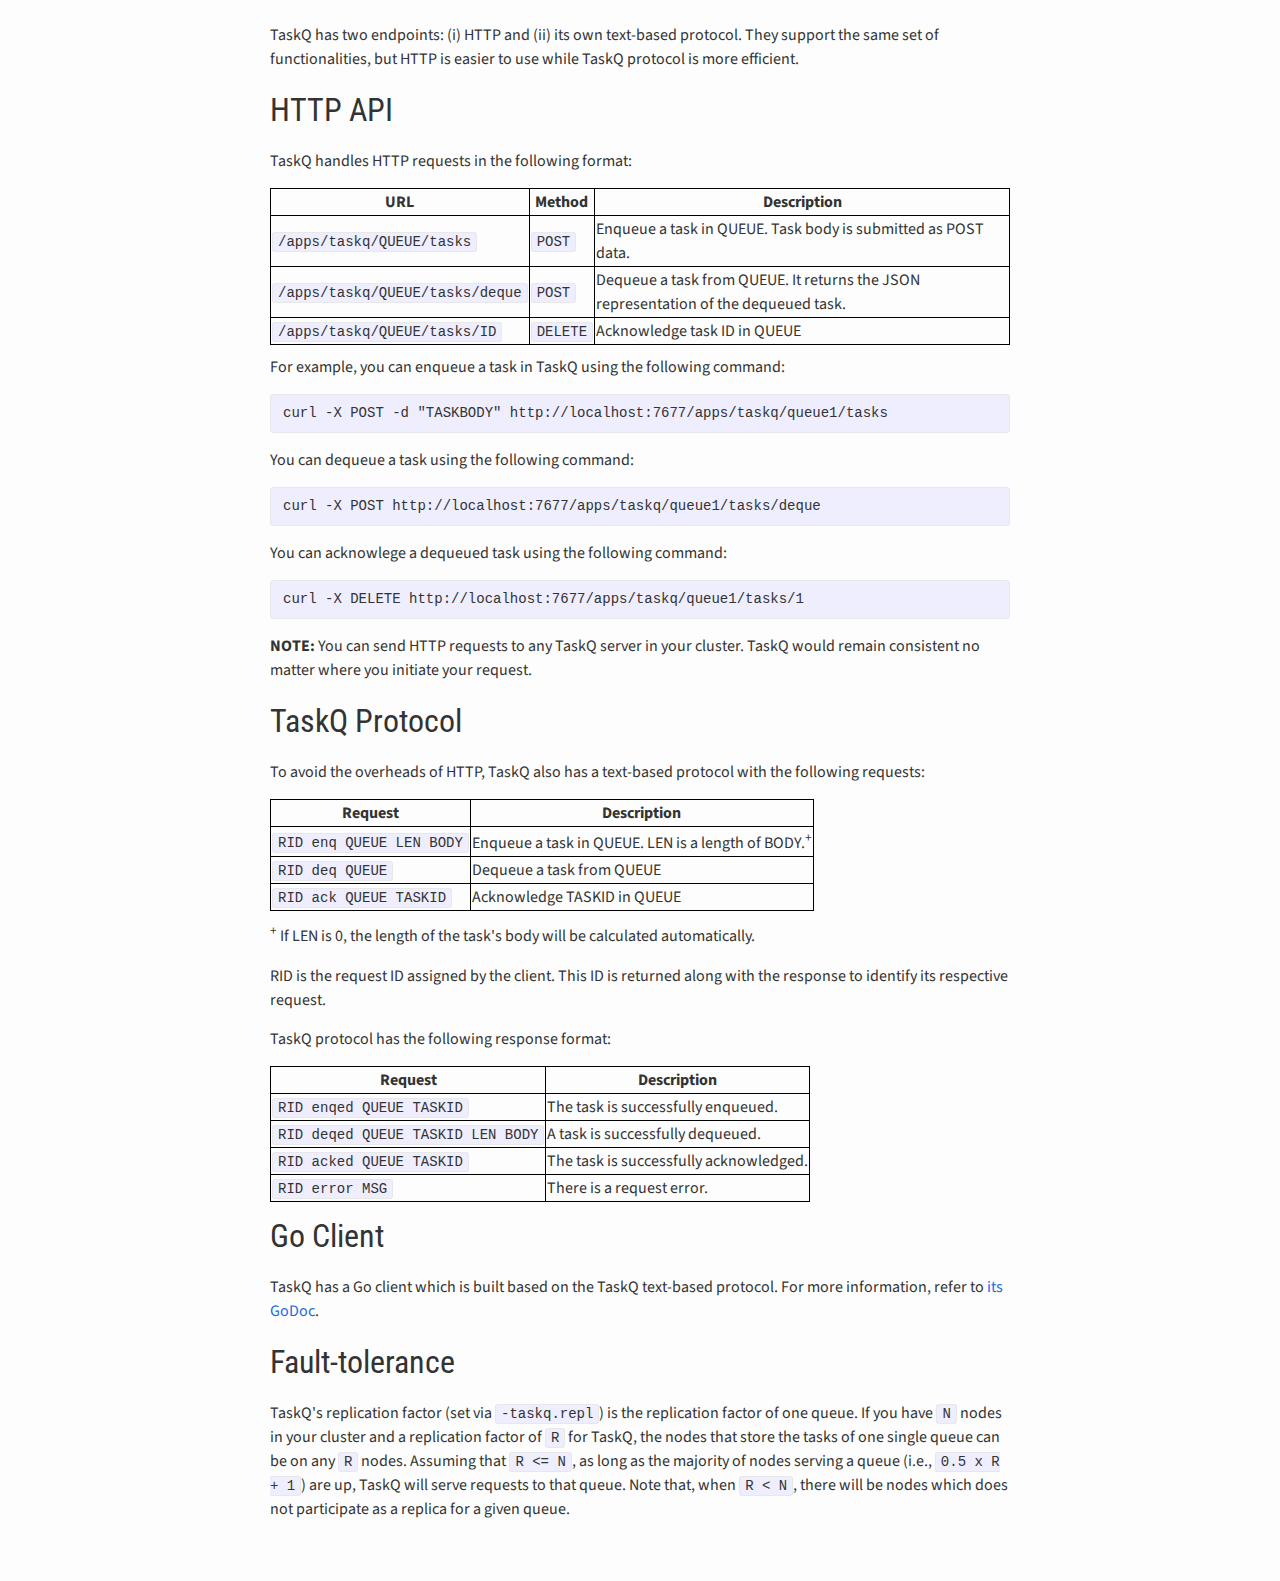
<file: taskq/index.html>
<!DOCTYPE html>
<html>

  <head>
  <meta charset="utf-8">
  <meta http-equiv="X-UA-Compatible" content="IE=edge">
  <meta name="viewport" content="width=device-width, initial-scale=1">
  <title>TaskQ</title>
  <meta name="description" content="An effort to simplify distributed programming.">
	<meta name="keywords" context="distributed systems,openflow,SDN,go,golang">
  <link rel="canonical" href="http://kandoo.github.io/taskq/">
  <link rel="alternate" type="application/rss+xml" title="Kandoo" href="http://kandoo.github.io/feed.xml" />
	<link href='https://fonts.googleapis.com/css?family=Source+Sans+Pro:400' rel='stylesheet' type='text/css'>
	<link href='https://fonts.googleapis.com/css?family=Roboto+Condensed:400' rel='stylesheet' type='text/css'>
	<link rel="stylesheet" href="/css/main.css">
	<link rel="stylesheet" href="/css/gh-fork-ribbon.css" />
	<!--[if lt IE 9]>
		<link rel="stylesheet" href="/css/gh-fork-ribbon.ie.css" />
	<![endif]-->
</head>


  <body>

    <header class="site-header">

  <div class="wrapper">

    <a class="site-title" href="/">Kandoo</a>
		
			<a class="site-github-icon" href="https://github.com/kandoo">
				<span class="icon  icon--github">
					<svg viewBox="0 0 16 16">
						<path fill="#828282" d="M7.999,0.431c-4.285,0-7.76,3.474-7.76,7.761 c0,3.428,2.223,6.337,5.307,7.363c0.388,0.071,0.53-0.168,0.53-0.374c0-0.184-0.007-0.672-0.01-1.32 c-2.159,0.469-2.614-1.04-2.614-1.04c-0.353-0.896-0.862-1.135-0.862-1.135c-0.705-0.481,0.053-0.472,0.053-0.472 c0.779,0.055,1.189,0.8,1.189,0.8c0.692,1.186,1.816,0.843,2.258,0.645c0.071-0.502,0.271-0.843,0.493-1.037 C4.86,11.425,3.049,10.76,3.049,7.786c0-0.847,0.302-1.54,0.799-2.082C3.768,5.507,3.501,4.718,3.924,3.65 c0,0,0.652-0.209,2.134,0.796C6.677,4.273,7.34,4.187,8,4.184c0.659,0.003,1.323,0.089,1.943,0.261 c1.482-1.004,2.132-0.796,2.132-0.796c0.423,1.068,0.157,1.857,0.077,2.054c0.497,0.542,0.798,1.235,0.798,2.082 c0,2.981-1.814,3.637-3.543,3.829c0.279,0.24,0.527,0.713,0.527,1.437c0,1.037-0.01,1.874-0.01,2.129 c0,0.208,0.14,0.449,0.534,0.373c3.081-1.028,5.302-3.935,5.302-7.362C15.76,3.906,12.285,0.431,7.999,0.431z"/>
					</svg>
				</span>
			</a>
		

    <nav class="site-nav">
      <a href="#" class="menu-icon">
        <svg viewBox="0 0 18 15">
          <path fill="#424242" d="M18,1.484c0,0.82-0.665,1.484-1.484,1.484H1.484C0.665,2.969,0,2.304,0,1.484l0,0C0,0.665,0.665,0,1.484,0 h15.031C17.335,0,18,0.665,18,1.484L18,1.484z"/>
          <path fill="#424242" d="M18,7.516C18,8.335,17.335,9,16.516,9H1.484C0.665,9,0,8.335,0,7.516l0,0c0-0.82,0.665-1.484,1.484-1.484 h15.031C17.335,6.031,18,6.696,18,7.516L18,7.516z"/>
          <path fill="#424242" d="M18,13.516C18,14.335,17.335,15,16.516,15H1.484C0.665,15,0,14.335,0,13.516l0,0 c0-0.82,0.665-1.484,1.484-1.484h15.031C17.335,12.031,18,12.696,18,13.516L18,13.516z"/>
        </svg>
      </a>

      <div class="trigger">
        
          
          <a class="page-link" href="/beehive/">Beehive</a>
          
        
          
          <a class="page-link" href="/netctrl/">Network Controller</a>
          
        
          
          <a class="page-link" href="/taskq/">TaskQ</a>
          
        
          
          <a class="page-link" href="/about/">About</a>
          
        
          
        
          
        
          
        
      </div>
    </nav>

  </div>

</header>


    <div class="page-content">
      <div class="wrapper">
        <div class="post">

  <header class="post-header">
    <h1 class="post-title">TaskQ</h1>
  </header>

  <article class="post-content">
    <p><a href="https://github.com/kandoo/beehive/tree/master/examples/taskq">TaskQ</a> is a
simple distributed task queue using which you can:</p>

<ul>
<li>enqueue a task into a named queue.</li>
<li>dequeue a task from a named queue.</li>
<li>acknowledge a task in a named queue.</li>
</ul>

<p>Tasks are either in &quot;active&quot; or &quot;dequeued&quot; state. TaskQ dequeue tasks
from the list of active tasks, return them to the user, and put them in
the dequeued list. If a dequeued task is not acknowledged after a
timetout (2-3 min), the task will be put back  in the active queue.</p>

<h2 id="installation">Installation</h2>

<p><strong>Option 1.</strong> Install TaskQ using <a href="https://github.com/soheilhy/goget">goget</a>:</p>
<div class="highlight"><pre><code class="language-bash" data-lang="bash">curl -sL https://git.io/goget <span class="p">|</span> bash -s -- github.com/kandoo/beehive/examples/taskq
</code></pre></div>
<p><strong>Option 2.</strong> Install Go 1.4+ on your machine, setup your Go workspace
(i.e., the <code>$GOPATH</code>), and go get TaskQ:</p>
<div class="highlight"><pre><code class="language-bash" data-lang="bash">go get github.com/kandoo/beehive/examples/taskq
</code></pre></div>
<h2 id="standalone-mode">Standalone Mode</h2>

<p>To run TaskQ in standalone mode with no replication, run the following command:</p>
<div class="highlight"><pre><code class="language-bash" data-lang="bash">taskq -logtostderr -taskq.repl<span class="o">=</span>1
</code></pre></div>
<p>This command runs a TaskQ server with a <em>replication factor</em> of 1, which
basically means saving data on the local machine with no replication on any
other nodes. You can send requests to TaskQ either using HTTP or its own
text-based protocol. By default, HTTP is served on localhost:7677, TaskQ
protocol is served on port 7979, and TaskQ&#39;s data is saved in <code>/tmp/beehive</code>.
You can override these addresses using <code>-addr</code>, <code>-taskq.addr</code>, and <code>-statepath</code>:</p>
<div class="highlight"><pre><code class="language-bash" data-lang="bash">taskq -logtostderr -addr<span class="o">=</span>ADDR -taskq.addr<span class="o">=</span>TADDR -statepath<span class="o">=</span>DIR -taskq.repl<span class="o">=</span>1
</code></pre></div>
<h2 id="clustered-mode">Clustered Mode</h2>

<h3 id="run-the-first-node">Run the first node</h3>

<p>Each TaskQ server has two listening ports. One used for its HTTP API and also
for Beehive&#39;s RPC. The other one is used for TaskQ&#39;s text-based protocol. The
former is set using <code>-addr</code> and the later is set using <code>-taskq.addr</code>.</p>

<p>You can run the first node using:</p>
<div class="highlight"><pre><code class="language-bash" data-lang="bash">taskq -logtostderr -addr ADDR1 -taskq.addr TADDR1 -statepath DIR1
</code></pre></div>
<p><code>ADDR1</code> and <code>TADDR1</code> are the listening addresses of the first node in the form
of <code>IP:PORT</code>. <code>STATE1</code> is the directory where the first node stores its state.</p>

<h3 id="add-a-new-nodes-to-the-cluster">Add a new nodes to the cluster</h3>

<p>You can add new nodes to the cluster using:</p>
<div class="highlight"><pre><code class="language-bash" data-lang="bash">taskq -logtostderr -addr ADDRN -paddrs ADDR1 -taskq.addr TADDRN -statepath DIRN
</code></pre></div>
<p><code>ADDRN</code> and <code>TADDRN</code> are the listening addresses of the new node in the form
of <code>IP:PORT</code>. <code>ADDR1</code> is the address of the first node. You can also use the
address of any other live nodes instead of <code>ADDR1</code>.
<code>DIRN</code> is the directory where the N&#39;th node stores its state.</p>

<h2 id="api">API</h2>

<p>TaskQ has two endpoints: (i) HTTP and (ii) its own text-based protocol. They
support the same set of functionalities, but HTTP is easier to use while
TaskQ protocol is more efficient.</p>

<h2 id="http-api">HTTP API</h2>

<p>TaskQ handles HTTP requests in the following format:</p>

<table><thead>
<tr>
<th>URL</th>
<th>Method</th>
<th>Description</th>
</tr>
</thead><tbody>
<tr>
<td><code>/apps/taskq/QUEUE/tasks</code></td>
<td><code>POST</code></td>
<td>Enqueue a task in QUEUE. Task body is submitted as POST data.</td>
</tr>
<tr>
<td><code>/apps/taskq/QUEUE/tasks/deque</code></td>
<td><code>POST</code></td>
<td>Dequeue a task from QUEUE. It returns the JSON representation of the dequeued task.</td>
</tr>
<tr>
<td><code>/apps/taskq/QUEUE/tasks/ID</code></td>
<td><code>DELETE</code></td>
<td>Acknowledge task ID in QUEUE</td>
</tr>
</tbody></table>

<p>For example, you can enqueue a task in TaskQ using the following command:</p>
<div class="highlight"><pre><code class="language-text" data-lang="text">curl -X POST -d &quot;TASKBODY&quot; http://localhost:7677/apps/taskq/queue1/tasks
</code></pre></div>
<p>You can dequeue a task using the following command:</p>
<div class="highlight"><pre><code class="language-text" data-lang="text">curl -X POST http://localhost:7677/apps/taskq/queue1/tasks/deque
</code></pre></div>
<p>You can acknowlege a dequeued task using the following command:</p>
<div class="highlight"><pre><code class="language-text" data-lang="text">curl -X DELETE http://localhost:7677/apps/taskq/queue1/tasks/1
</code></pre></div>
<p><strong>NOTE:</strong> You can send HTTP requests to any TaskQ server in your cluster.
TaskQ would remain consistent no matter where you initiate your request.</p>

<h2 id="taskq-protocol">TaskQ Protocol</h2>

<p>To avoid the overheads of HTTP, TaskQ also has a text-based protocol with the
following requests:</p>

<table><thead>
<tr>
<th>Request</th>
<th>Description</th>
</tr>
</thead><tbody>
<tr>
<td><code>RID enq QUEUE LEN BODY</code></td>
<td>Enqueue a task in QUEUE. LEN is a length of BODY.<sup>+</sup></td>
</tr>
<tr>
<td><code>RID deq QUEUE</code></td>
<td>Dequeue a task from QUEUE</td>
</tr>
<tr>
<td><code>RID ack QUEUE TASKID</code></td>
<td>Acknowledge TASKID in QUEUE</td>
</tr>
</tbody></table>

<p><sup>+</sup> If LEN is 0, the length of the task&#39;s body will be calculated
automatically.</p>

<p>RID is the request ID assigned by the client. This ID is returned along with
the response to identify its respective request.</p>

<p>TaskQ protocol has the following response format:</p>

<table><thead>
<tr>
<th>Request</th>
<th>Description</th>
</tr>
</thead><tbody>
<tr>
<td><code>RID enqed QUEUE TASKID</code></td>
<td>The task is successfully enqueued.</td>
</tr>
<tr>
<td><code>RID deqed QUEUE TASKID LEN BODY</code></td>
<td>A task is successfully dequeued.</td>
</tr>
<tr>
<td><code>RID acked QUEUE TASKID</code></td>
<td>The task is successfully acknowledged.</td>
</tr>
<tr>
<td><code>RID error MSG</code></td>
<td>There is a request error.</td>
</tr>
</tbody></table>

<h2 id="go-client">Go Client</h2>

<p>TaskQ has a Go client which is built based on the TaskQ text-based protocol.
For more information, refer to
<a href="http://godoc.org/github.com/kandoo/beehive/examples/taskq/client">its GoDoc</a>.</p>

<h2 id="fault-tolerance">Fault-tolerance</h2>

<p>TaskQ&#39;s replication factor (set via <code>-taskq.repl</code>) is the replication factor
of one queue.  If you have <code>N</code> nodes in your cluster and a replication factor
of <code>R</code> for TaskQ, the nodes that store the tasks of one single queue can be on
any <code>R</code> nodes. Assuming that <code>R &lt;= N</code>, as long as the majority of nodes serving
a queue (i.e., <code>0.5 x R + 1</code>) are up, TaskQ will serve requests to that queue.
Note that, when <code>R &lt; N</code>, there will be nodes which does not participate as a
replica for a given queue.</p>

  </article>

</div>

      </div>
    </div>

    <div class="github-fork-ribbon-wrapper left-bottom">
		<div class="github-fork-ribbon">
				<a href="https://github.com/kandoo">Kandoo on GitHub</a>
		</div>
</div>

<script>
  (function(i,s,o,g,r,a,m){i['GoogleAnalyticsObject']=r;i[r]=i[r]||function(){
		  (i[r].q=i[r].q||[]).push(arguments)},i[r].l=1*new Date();a=s.createElement(o),
	  m=s.getElementsByTagName(o)[0];a.async=1;a.src=g;m.parentNode.insertBefore(a,m)
			  })(window,document,'script','//www.google-analytics.com/analytics.js','ga');

  ga('create', 'UA-65205825-1', 'auto');
	  ga('send', 'pageview');

</script>


  </body>

</html>
</file>
<file: css/gh-fork-ribbon.css>
/*!
 * "Fork me on GitHub" CSS ribbon v0.1.1 | MIT License
 * https://github.com/simonwhitaker/github-fork-ribbon-css
*/

/* Left will inherit from right (so we don't need to duplicate code) */
.github-fork-ribbon {
  /* The right and left classes determine the side we attach our banner to */
  position: absolute;

  /* Add a bit of padding to give some substance outside the "stitching" */
  padding: 2px 0;

  /* Set the base colour */
  background-color: #000;

  /* Set a gradient: transparent black at the top to almost-transparent black at the bottom */
  background-image: -webkit-gradient(linear, left top, left bottom, from(rgba(0, 0, 0, 0)), to(rgba(0, 0, 0, 0.15)));
  background-image: -webkit-linear-gradient(top, rgba(0, 0, 0, 0), rgba(0, 0, 0, 0.15));
  background-image: -moz-linear-gradient(top, rgba(0, 0, 0, 0), rgba(0, 0, 0, 0.15));
  background-image: -ms-linear-gradient(top, rgba(0, 0, 0, 0), rgba(0, 0, 0, 0.15));
  background-image: -o-linear-gradient(top, rgba(0, 0, 0, 0), rgba(0, 0, 0, 0.15));
  background-image: linear-gradient(to bottom, rgba(0, 0, 0, 0), rgba(0, 0, 0, 0.15));

  /* Add a drop shadow */
  -webkit-box-shadow: 0 2px 3px 0 rgba(0, 0, 0, 0.5);
  -moz-box-shadow: 0 2px 3px 0 rgba(0, 0, 0, 0.5);
  box-shadow: 0 2px 3px 0 rgba(0, 0, 0, 0.5);

  /* Set the font */
  font: 700 13px "Helvetica Neue", Helvetica, Arial, sans-serif;

  z-index: 9999;
  pointer-events: auto;
}

.github-fork-ribbon a,
.github-fork-ribbon a:hover {
  /* Set the text properties */
  color: #fff;
  text-decoration: none;
  text-shadow: 0 -1px rgba(0, 0, 0, 0.5);
  text-align: center;

  /* Set the geometry. If you fiddle with these you'll also need
     to tweak the top and right values in .github-fork-ribbon. */
  width: 200px;
  line-height: 20px;

  /* Set the layout properties */
  display: inline-block;
  padding: 2px 0;

  /* Add "stitching" effect */
  border-width: 1px 0;
  border-style: dotted;
  border-color: #fff;
  border-color: rgba(255, 255, 255, 0.7);
}

.github-fork-ribbon-wrapper {
  width: 150px;
  height: 150px;
  position: absolute;
  overflow: hidden;
  top: 0;
  z-index: 9999;
  pointer-events: none;
}

.github-fork-ribbon-wrapper.fixed {
  position: fixed;
}

.github-fork-ribbon-wrapper.left {
  left: 0;
}

.github-fork-ribbon-wrapper.right {
  right: 0;
}

.github-fork-ribbon-wrapper.left-bottom {
  position: fixed;
  top: inherit;
  bottom: 0;
  left: 0;
}

.github-fork-ribbon-wrapper.right-bottom {
  position: fixed;
  top: inherit;
  bottom: 0;
  right: 0;
}

.github-fork-ribbon-wrapper.right .github-fork-ribbon {
  top: 42px;
  right: -43px;

  -webkit-transform: rotate(45deg);
  -moz-transform: rotate(45deg);
  -ms-transform: rotate(45deg);
  -o-transform: rotate(45deg);
  transform: rotate(45deg);
}

.github-fork-ribbon-wrapper.left .github-fork-ribbon {
  top: 42px;
  left: -43px;

  -webkit-transform: rotate(-45deg);
  -moz-transform: rotate(-45deg);
  -ms-transform: rotate(-45deg);
  -o-transform: rotate(-45deg);
  transform: rotate(-45deg);
}


.github-fork-ribbon-wrapper.left-bottom .github-fork-ribbon {
  top: 80px;
  left: -43px;

  -webkit-transform: rotate(45deg);
  -moz-transform: rotate(45deg);
  -ms-transform: rotate(45deg);
  -o-transform: rotate(45deg);
  transform: rotate(45deg);
}

.github-fork-ribbon-wrapper.right-bottom .github-fork-ribbon {
  top: 80px;
  right: -43px;

  -webkit-transform: rotate(-45deg);
  -moz-transform: rotate(-45deg);
  -ms-transform: rotate(-45deg);
  -o-transform: rotate(-45deg);
  transform: rotate(-45deg);
}
</file>
<file: css/gh-fork-ribbon.ie.css>
<!DOCTYPE html>
<html lang="en" class="">
  <head prefix="og: http://ogp.me/ns# fb: http://ogp.me/ns/fb# object: http://ogp.me/ns/object# article: http://ogp.me/ns/article# profile: http://ogp.me/ns/profile#">
    <meta charset='utf-8'>
    <meta http-equiv="X-UA-Compatible" content="IE=edge">
    <meta http-equiv="Content-Language" content="en">
    <meta name="viewport" content="width=1020">
    
    
    <title>github-fork-ribbon-css/gh-fork-ribbon.ie.css at gh-pages · simonwhitaker/github-fork-ribbon-css · GitHub</title>
    <link rel="search" type="application/opensearchdescription+xml" href="/opensearch.xml" title="GitHub">
    <link rel="fluid-icon" href="https://github.com/fluidicon.png" title="GitHub">
    <link rel="apple-touch-icon" sizes="57x57" href="/apple-touch-icon-114.png">
    <link rel="apple-touch-icon" sizes="114x114" href="/apple-touch-icon-114.png">
    <link rel="apple-touch-icon" sizes="72x72" href="/apple-touch-icon-144.png">
    <link rel="apple-touch-icon" sizes="144x144" href="/apple-touch-icon-144.png">
    <meta property="fb:app_id" content="1401488693436528">

      <meta content="@github" name="twitter:site" /><meta content="summary" name="twitter:card" /><meta content="simonwhitaker/github-fork-ribbon-css" name="twitter:title" /><meta content="github-fork-ribbon-css - A CSS-only, resolution-independent &quot;Fork me on GitHub&quot; ribbon." name="twitter:description" /><meta content="https://avatars2.githubusercontent.com/u/116432?v=3&amp;s=400" name="twitter:image:src" />
      <meta content="GitHub" property="og:site_name" /><meta content="object" property="og:type" /><meta content="https://avatars2.githubusercontent.com/u/116432?v=3&amp;s=400" property="og:image" /><meta content="simonwhitaker/github-fork-ribbon-css" property="og:title" /><meta content="https://github.com/simonwhitaker/github-fork-ribbon-css" property="og:url" /><meta content="github-fork-ribbon-css - A CSS-only, resolution-independent &quot;Fork me on GitHub&quot; ribbon." property="og:description" />
      <meta name="browser-stats-url" content="https://api.github.com/_private/browser/stats">
    <meta name="browser-errors-url" content="https://api.github.com/_private/browser/errors">
    <link rel="assets" href="https://assets-cdn.github.com/">
    
    <meta name="pjax-timeout" content="1000">
    

    <meta name="msapplication-TileImage" content="/windows-tile.png">
    <meta name="msapplication-TileColor" content="#ffffff">
    <meta name="selected-link" value="repo_source" data-pjax-transient>

    <meta name="google-site-verification" content="KT5gs8h0wvaagLKAVWq8bbeNwnZZK1r1XQysX3xurLU">
        <meta name="google-analytics" content="UA-3769691-2">

    <meta content="collector.githubapp.com" name="octolytics-host" /><meta content="collector-cdn.github.com" name="octolytics-script-host" /><meta content="github" name="octolytics-app-id" /><meta content="C654B930:0F6C:1036669D:560DC16C" name="octolytics-dimension-request_id" />
    
    <meta content="Rails, view, blob#show" data-pjax-transient="true" name="analytics-event" />
    <meta class="js-ga-set" name="dimension1" content="Logged Out">
      <meta class="js-ga-set" name="dimension4" content="Current repo nav">
    <meta name="is-dotcom" content="true">
        <meta name="hostname" content="github.com">
    <meta name="user-login" content="">

      <link rel="mask-icon" href="https://assets-cdn.github.com/pinned-octocat.svg" color="#4078c0">
      <link rel="icon" type="image/x-icon" href="https://assets-cdn.github.com/favicon.ico">

      <!-- </textarea> --><!-- '"` --><meta content="authenticity_token" name="csrf-param" />
<meta content="Hwb8XPihgecPsVrNwFkU+Jk8GYNaM5gbc9xXEFL/n+IOGOJaU27ruRXoYg4n50Q+GbvCDsdtiBmAbxoZLdaM/A==" name="csrf-token" />
    

    <link crossorigin="anonymous" href="https://assets-cdn.github.com/assets/github-9b1f8fe15d1bcf0f1e67cd7bab04441c73da6150fa7271bfe6c01632e4a4096d.css" media="all" rel="stylesheet" />
    <link crossorigin="anonymous" href="https://assets-cdn.github.com/assets/github2-89f63863cf05e26405c2e307fbf643d91c259030c108bb0823215520ee8837ba.css" media="all" rel="stylesheet" />
    
    
    


    <meta http-equiv="x-pjax-version" content="46a9c183bbcd99f88913368f7b4ef785">

      
  <meta name="description" content="github-fork-ribbon-css - A CSS-only, resolution-independent &quot;Fork me on GitHub&quot; ribbon.">
  <meta name="go-import" content="github.com/simonwhitaker/github-fork-ribbon-css git https://github.com/simonwhitaker/github-fork-ribbon-css.git">

  <meta content="116432" name="octolytics-dimension-user_id" /><meta content="simonwhitaker" name="octolytics-dimension-user_login" /><meta content="5590409" name="octolytics-dimension-repository_id" /><meta content="simonwhitaker/github-fork-ribbon-css" name="octolytics-dimension-repository_nwo" /><meta content="true" name="octolytics-dimension-repository_public" /><meta content="false" name="octolytics-dimension-repository_is_fork" /><meta content="5590409" name="octolytics-dimension-repository_network_root_id" /><meta content="simonwhitaker/github-fork-ribbon-css" name="octolytics-dimension-repository_network_root_nwo" />
  <link href="https://github.com/simonwhitaker/github-fork-ribbon-css/commits/gh-pages.atom" rel="alternate" title="Recent Commits to github-fork-ribbon-css:gh-pages" type="application/atom+xml">

  </head>


  <body class="logged_out   env-production  vis-public page-blob">
    <a href="#start-of-content" tabindex="1" class="accessibility-aid js-skip-to-content">Skip to content</a>

    
    
    



      
      <div class="header header-logged-out" role="banner">
  <div class="container clearfix">

    <a class="header-logo-wordmark" href="https://github.com/" data-ga-click="(Logged out) Header, go to homepage, icon:logo-wordmark">
      <span class="mega-octicon octicon-logo-github"></span>
    </a>

    <div class="header-actions" role="navigation">
        <a class="btn btn-primary" href="/join" data-ga-click="(Logged out) Header, clicked Sign up, text:sign-up">Sign up</a>
      <a class="btn" href="/login?return_to=%2Fsimonwhitaker%2Fgithub-fork-ribbon-css%2Fblob%2Fgh-pages%2Fgh-fork-ribbon.ie.css" data-ga-click="(Logged out) Header, clicked Sign in, text:sign-in">Sign in</a>
    </div>

    <div class="site-search repo-scope js-site-search" role="search">
      <!-- </textarea> --><!-- '"` --><form accept-charset="UTF-8" action="/simonwhitaker/github-fork-ribbon-css/search" class="js-site-search-form" data-global-search-url="/search" data-repo-search-url="/simonwhitaker/github-fork-ribbon-css/search" method="get"><div style="margin:0;padding:0;display:inline"><input name="utf8" type="hidden" value="&#x2713;" /></div>
  <label class="js-chromeless-input-container form-control">
    <div class="scope-badge">This repository</div>
    <input type="text"
      class="js-site-search-focus js-site-search-field is-clearable chromeless-input"
      data-hotkey="s"
      name="q"
      placeholder="Search"
      aria-label="Search this repository"
      data-global-scope-placeholder="Search GitHub"
      data-repo-scope-placeholder="Search"
      tabindex="1"
      autocapitalize="off">
  </label>
</form>
    </div>

      <ul class="header-nav left" role="navigation">
          <li class="header-nav-item">
            <a class="header-nav-link" href="/explore" data-ga-click="(Logged out) Header, go to explore, text:explore">Explore</a>
          </li>
          <li class="header-nav-item">
            <a class="header-nav-link" href="/features" data-ga-click="(Logged out) Header, go to features, text:features">Features</a>
          </li>
          <li class="header-nav-item">
            <a class="header-nav-link" href="https://enterprise.github.com/" data-ga-click="(Logged out) Header, go to enterprise, text:enterprise">Enterprise</a>
          </li>
          <li class="header-nav-item">
            <a class="header-nav-link" href="/pricing" data-ga-click="(Logged out) Header, go to pricing, text:pricing">Pricing</a>
          </li>
      </ul>

  </div>
</div>



    <div id="start-of-content" class="accessibility-aid"></div>

    <div id="js-flash-container">
</div>


    <div role="main" class="main-content">
        <div itemscope itemtype="http://schema.org/WebPage">
    <div class="pagehead repohead instapaper_ignore readability-menu">

      <div class="container">

        <div class="clearfix">
          
<ul class="pagehead-actions">

  <li>
      <a href="/login?return_to=%2Fsimonwhitaker%2Fgithub-fork-ribbon-css"
    class="btn btn-sm btn-with-count tooltipped tooltipped-n"
    aria-label="You must be signed in to watch a repository" rel="nofollow">
    <span class="octicon octicon-eye"></span>
    Watch
  </a>
  <a class="social-count" href="/simonwhitaker/github-fork-ribbon-css/watchers">
    11
  </a>

  </li>

  <li>
      <a href="/login?return_to=%2Fsimonwhitaker%2Fgithub-fork-ribbon-css"
    class="btn btn-sm btn-with-count tooltipped tooltipped-n"
    aria-label="You must be signed in to star a repository" rel="nofollow">
    <span class="octicon octicon-star"></span>
    Star
  </a>

    <a class="social-count js-social-count" href="/simonwhitaker/github-fork-ribbon-css/stargazers">
      304
    </a>

  </li>

  <li>
      <a href="/login?return_to=%2Fsimonwhitaker%2Fgithub-fork-ribbon-css"
        class="btn btn-sm btn-with-count tooltipped tooltipped-n"
        aria-label="You must be signed in to fork a repository" rel="nofollow">
        <span class="octicon octicon-repo-forked"></span>
        Fork
      </a>

    <a href="/simonwhitaker/github-fork-ribbon-css/network" class="social-count">
      100
    </a>
  </li>
</ul>

          <h1 itemscope itemtype="http://data-vocabulary.org/Breadcrumb" class="entry-title public ">
  <span class="mega-octicon octicon-repo"></span>
  <span class="author"><a href="/simonwhitaker" class="url fn" itemprop="url" rel="author"><span itemprop="title">simonwhitaker</span></a></span><!--
--><span class="path-divider">/</span><!--
--><strong><a href="/simonwhitaker/github-fork-ribbon-css" data-pjax="#js-repo-pjax-container">github-fork-ribbon-css</a></strong>

  <span class="page-context-loader">
    <img alt="" height="16" src="https://assets-cdn.github.com/images/spinners/octocat-spinner-32.gif" width="16" />
  </span>

</h1>

        </div>
      </div>
    </div>

    <div class="container">
      <div class="repository-with-sidebar repo-container new-discussion-timeline ">
        <div class="repository-sidebar clearfix">
          
<nav class="sunken-menu repo-nav js-repo-nav js-sidenav-container-pjax js-octicon-loaders"
     role="navigation"
     data-pjax="#js-repo-pjax-container"
     data-issue-count-url="/simonwhitaker/github-fork-ribbon-css/issues/counts">
  <ul class="sunken-menu-group">
    <li class="tooltipped tooltipped-w" aria-label="Code">
      <a href="/simonwhitaker/github-fork-ribbon-css" aria-label="Code" aria-selected="true" class="js-selected-navigation-item selected sunken-menu-item" data-hotkey="g c" data-selected-links="repo_source repo_downloads repo_commits repo_releases repo_tags repo_branches /simonwhitaker/github-fork-ribbon-css">
        <span class="octicon octicon-code"></span> <span class="full-word">Code</span>
        <img alt="" class="mini-loader" height="16" src="https://assets-cdn.github.com/images/spinners/octocat-spinner-32.gif" width="16" />
</a>    </li>

      <li class="tooltipped tooltipped-w" aria-label="Issues">
        <a href="/simonwhitaker/github-fork-ribbon-css/issues" aria-label="Issues" class="js-selected-navigation-item sunken-menu-item" data-hotkey="g i" data-selected-links="repo_issues repo_labels repo_milestones /simonwhitaker/github-fork-ribbon-css/issues">
          <span class="octicon octicon-issue-opened"></span> <span class="full-word">Issues</span>
          <span class="js-issue-replace-counter"></span>
          <img alt="" class="mini-loader" height="16" src="https://assets-cdn.github.com/images/spinners/octocat-spinner-32.gif" width="16" />
</a>      </li>

    <li class="tooltipped tooltipped-w" aria-label="Pull requests">
      <a href="/simonwhitaker/github-fork-ribbon-css/pulls" aria-label="Pull requests" class="js-selected-navigation-item sunken-menu-item" data-hotkey="g p" data-selected-links="repo_pulls /simonwhitaker/github-fork-ribbon-css/pulls">
          <span class="octicon octicon-git-pull-request"></span> <span class="full-word">Pull requests</span>
          <span class="js-pull-replace-counter"></span>
          <img alt="" class="mini-loader" height="16" src="https://assets-cdn.github.com/images/spinners/octocat-spinner-32.gif" width="16" />
</a>    </li>

  </ul>
  <div class="sunken-menu-separator"></div>
  <ul class="sunken-menu-group">

    <li class="tooltipped tooltipped-w" aria-label="Pulse">
      <a href="/simonwhitaker/github-fork-ribbon-css/pulse" aria-label="Pulse" class="js-selected-navigation-item sunken-menu-item" data-selected-links="pulse /simonwhitaker/github-fork-ribbon-css/pulse">
        <span class="octicon octicon-pulse"></span> <span class="full-word">Pulse</span>
        <img alt="" class="mini-loader" height="16" src="https://assets-cdn.github.com/images/spinners/octocat-spinner-32.gif" width="16" />
</a>    </li>

    <li class="tooltipped tooltipped-w" aria-label="Graphs">
      <a href="/simonwhitaker/github-fork-ribbon-css/graphs" aria-label="Graphs" class="js-selected-navigation-item sunken-menu-item" data-selected-links="repo_graphs repo_contributors /simonwhitaker/github-fork-ribbon-css/graphs">
        <span class="octicon octicon-graph"></span> <span class="full-word">Graphs</span>
        <img alt="" class="mini-loader" height="16" src="https://assets-cdn.github.com/images/spinners/octocat-spinner-32.gif" width="16" />
</a>    </li>
  </ul>


</nav>

            <div class="only-with-full-nav">
                
<div class="js-clone-url clone-url open"
  data-protocol-type="http">
  <h3><span class="text-emphasized">HTTPS</span> clone URL</h3>
  <div class="input-group js-zeroclipboard-container">
    <input type="text" class="input-mini input-monospace js-url-field js-zeroclipboard-target"
           value="https://github.com/simonwhitaker/github-fork-ribbon-css.git" readonly="readonly" aria-label="HTTPS clone URL">
    <span class="input-group-button">
      <button aria-label="Copy to clipboard" class="js-zeroclipboard btn btn-sm zeroclipboard-button tooltipped tooltipped-s" data-copied-hint="Copied!" type="button"><span class="octicon octicon-clippy"></span></button>
    </span>
  </div>
</div>

  
<div class="js-clone-url clone-url "
  data-protocol-type="subversion">
  <h3><span class="text-emphasized">Subversion</span> checkout URL</h3>
  <div class="input-group js-zeroclipboard-container">
    <input type="text" class="input-mini input-monospace js-url-field js-zeroclipboard-target"
           value="https://github.com/simonwhitaker/github-fork-ribbon-css" readonly="readonly" aria-label="Subversion checkout URL">
    <span class="input-group-button">
      <button aria-label="Copy to clipboard" class="js-zeroclipboard btn btn-sm zeroclipboard-button tooltipped tooltipped-s" data-copied-hint="Copied!" type="button"><span class="octicon octicon-clippy"></span></button>
    </span>
  </div>
</div>



<div class="clone-options">You can clone with
  <!-- </textarea> --><!-- '"` --><form accept-charset="UTF-8" action="/users/set_protocol?protocol_selector=http&amp;protocol_type=clone" class="inline-form js-clone-selector-form " data-form-nonce="fbbbfb165e72da8e76178fb4912fe7f09359d836" data-remote="true" method="post"><div style="margin:0;padding:0;display:inline"><input name="utf8" type="hidden" value="&#x2713;" /><input name="authenticity_token" type="hidden" value="s8yFOX9uBUZcuRwcwD/Xs6eXMVr5X+Jw3v5BrUoqp6pniJKwFYapl+DLTuxuzc+vXveqjmYLTWZbH+2TrnE+AQ==" /></div><button class="btn-link js-clone-selector" data-protocol="http" type="submit">HTTPS</button></form> or <!-- </textarea> --><!-- '"` --><form accept-charset="UTF-8" action="/users/set_protocol?protocol_selector=subversion&amp;protocol_type=clone" class="inline-form js-clone-selector-form " data-form-nonce="fbbbfb165e72da8e76178fb4912fe7f09359d836" data-remote="true" method="post"><div style="margin:0;padding:0;display:inline"><input name="utf8" type="hidden" value="&#x2713;" /><input name="authenticity_token" type="hidden" value="31BgePDrPY/OnbiZtQY3xRYVmDTV9eT0WbSJ5ZroBclN/oa3AYmJrbUR/MwaRN6ejCZl9LrDq1herxFbPHTnUg==" /></div><button class="btn-link js-clone-selector" data-protocol="subversion" type="submit">Subversion</button></form>.
  <a href="https://help.github.com/articles/which-remote-url-should-i-use" class="help tooltipped tooltipped-n" aria-label="Get help on which URL is right for you.">
    <span class="octicon octicon-question"></span>
  </a>
</div>

              <a href="/simonwhitaker/github-fork-ribbon-css/archive/gh-pages.zip"
                 class="btn btn-sm sidebar-button"
                 aria-label="Download the contents of simonwhitaker/github-fork-ribbon-css as a zip file"
                 title="Download the contents of simonwhitaker/github-fork-ribbon-css as a zip file"
                 rel="nofollow">
                <span class="octicon octicon-cloud-download"></span>
                Download ZIP
              </a>
            </div>
        </div>
        <div id="js-repo-pjax-container" class="repository-content context-loader-container" data-pjax-container>

          

<a href="/simonwhitaker/github-fork-ribbon-css/blob/2c6ab76374e5ccb76bc9d5b8a2b9a54aa3df1590/gh-fork-ribbon.ie.css" class="hidden js-permalink-shortcut" data-hotkey="y">Permalink</a>

<!-- blob contrib key: blob_contributors:v21:fc76baa680e03d69aeb62df243b591a0 -->

  <div class="file-navigation js-zeroclipboard-container">
    
<div class="select-menu js-menu-container js-select-menu left">
  <span class="btn btn-sm select-menu-button js-menu-target css-truncate" data-hotkey="w"
    title="gh-pages"
    role="button" aria-label="Switch branches or tags" tabindex="0" aria-haspopup="true">
    <i>Branch:</i>
    <span class="js-select-button css-truncate-target">gh-pages</span>
  </span>

  <div class="select-menu-modal-holder js-menu-content js-navigation-container" data-pjax aria-hidden="true">

    <div class="select-menu-modal">
      <div class="select-menu-header">
        <span class="select-menu-title">Switch branches/tags</span>
        <span class="octicon octicon-x js-menu-close" role="button" aria-label="Close"></span>
      </div>

      <div class="select-menu-filters">
        <div class="select-menu-text-filter">
          <input type="text" aria-label="Filter branches/tags" id="context-commitish-filter-field" class="js-filterable-field js-navigation-enable" placeholder="Filter branches/tags">
        </div>
        <div class="select-menu-tabs">
          <ul>
            <li class="select-menu-tab">
              <a href="#" data-tab-filter="branches" data-filter-placeholder="Filter branches/tags" class="js-select-menu-tab" role="tab">Branches</a>
            </li>
            <li class="select-menu-tab">
              <a href="#" data-tab-filter="tags" data-filter-placeholder="Find a tag…" class="js-select-menu-tab" role="tab">Tags</a>
            </li>
          </ul>
        </div>
      </div>

      <div class="select-menu-list select-menu-tab-bucket js-select-menu-tab-bucket" data-tab-filter="branches" role="menu">

        <div data-filterable-for="context-commitish-filter-field" data-filterable-type="substring">


            <a class="select-menu-item js-navigation-item js-navigation-open selected"
               href="/simonwhitaker/github-fork-ribbon-css/blob/gh-pages/gh-fork-ribbon.ie.css"
               data-name="gh-pages"
               data-skip-pjax="true"
               rel="nofollow">
              <span class="select-menu-item-icon octicon octicon-check"></span>
              <span class="select-menu-item-text css-truncate-target" title="gh-pages">
                gh-pages
              </span>
            </a>
        </div>

          <div class="select-menu-no-results">Nothing to show</div>
      </div>

      <div class="select-menu-list select-menu-tab-bucket js-select-menu-tab-bucket" data-tab-filter="tags">
        <div data-filterable-for="context-commitish-filter-field" data-filterable-type="substring">


            <div class="select-menu-item js-navigation-item ">
              <span class="select-menu-item-icon octicon octicon-check"></span>
              <a href="/simonwhitaker/github-fork-ribbon-css/tree/0.1.1/gh-fork-ribbon.ie.css"
                 data-name="0.1.1"
                 data-skip-pjax="true"
                 rel="nofollow"
                 class="js-navigation-open select-menu-item-text css-truncate-target"
                 title="0.1.1">0.1.1</a>
            </div>
            <div class="select-menu-item js-navigation-item ">
              <span class="select-menu-item-icon octicon octicon-check"></span>
              <a href="/simonwhitaker/github-fork-ribbon-css/tree/0.1.0/gh-fork-ribbon.ie.css"
                 data-name="0.1.0"
                 data-skip-pjax="true"
                 rel="nofollow"
                 class="js-navigation-open select-menu-item-text css-truncate-target"
                 title="0.1.0">0.1.0</a>
            </div>
        </div>

        <div class="select-menu-no-results">Nothing to show</div>
      </div>

    </div>
  </div>
</div>

    <div class="btn-group right">
      <a href="/simonwhitaker/github-fork-ribbon-css/find/gh-pages"
            class="js-show-file-finder btn btn-sm empty-icon tooltipped tooltipped-nw"
            data-pjax
            data-hotkey="t"
            aria-label="Quickly jump between files">
        <span class="octicon octicon-list-unordered"></span>
      </a>
      <button aria-label="Copy file path to clipboard" class="js-zeroclipboard btn btn-sm zeroclipboard-button tooltipped tooltipped-s" data-copied-hint="Copied!" type="button"><span class="octicon octicon-clippy"></span></button>
    </div>

    <div class="breadcrumb js-zeroclipboard-target">
      <span class="repo-root js-repo-root"><span itemscope="" itemtype="http://data-vocabulary.org/Breadcrumb"><a href="/simonwhitaker/github-fork-ribbon-css" class="" data-branch="gh-pages" data-pjax="true" itemscope="url"><span itemprop="title">github-fork-ribbon-css</span></a></span></span><span class="separator">/</span><strong class="final-path">gh-fork-ribbon.ie.css</strong>
    </div>
  </div>


  <div class="commit file-history-tease">
    <div class="file-history-tease-header">
        <img alt="@simonwhitaker" class="avatar" height="24" src="https://avatars2.githubusercontent.com/u/116432?v=3&amp;s=48" width="24" />
        <span class="author"><a href="/simonwhitaker" rel="author">simonwhitaker</a></span>
        <time datetime="2014-06-10T10:03:00Z" is="relative-time">Jun 10, 2014</time>
        <div class="commit-title">
            <a href="/simonwhitaker/github-fork-ribbon-css/commit/b3305a5555123a30502c1feb4ff23047030dc3f0" class="message" data-pjax="true" title="Increase version">Increase version</a>
        </div>
    </div>

    <div class="participation">
      <p class="quickstat">
        <a href="#blob_contributors_box" rel="facebox">
          <strong>4</strong>
           contributors
        </a>
      </p>
          <a class="avatar-link tooltipped tooltipped-s" aria-label="neersighted" href="/simonwhitaker/github-fork-ribbon-css/commits/gh-pages/gh-fork-ribbon.ie.css?author=neersighted"><img alt="@neersighted" class="avatar" height="20" src="https://avatars2.githubusercontent.com/u/1049222?v=3&amp;s=40" width="20" /> </a>
    <a class="avatar-link tooltipped tooltipped-s" aria-label="simonwhitaker" href="/simonwhitaker/github-fork-ribbon-css/commits/gh-pages/gh-fork-ribbon.ie.css?author=simonwhitaker"><img alt="@simonwhitaker" class="avatar" height="20" src="https://avatars0.githubusercontent.com/u/116432?v=3&amp;s=40" width="20" /> </a>
    <a class="avatar-link tooltipped tooltipped-s" aria-label="shinnn" href="/simonwhitaker/github-fork-ribbon-css/commits/gh-pages/gh-fork-ribbon.ie.css?author=shinnn"><img alt="@shinnn" class="avatar" height="20" src="https://avatars2.githubusercontent.com/u/1131567?v=3&amp;s=40" width="20" /> </a>
    <a class="avatar-link tooltipped tooltipped-s" aria-label="XhmikosR" href="/simonwhitaker/github-fork-ribbon-css/commits/gh-pages/gh-fork-ribbon.ie.css?author=XhmikosR"><img alt="@XhmikosR" class="avatar" height="20" src="https://avatars1.githubusercontent.com/u/349621?v=3&amp;s=40" width="20" /> </a>


    </div>
    <div id="blob_contributors_box" style="display:none">
      <h2 class="facebox-header" data-facebox-id="facebox-header">Users who have contributed to this file</h2>
      <ul class="facebox-user-list" data-facebox-id="facebox-description">
          <li class="facebox-user-list-item">
            <img alt="@neersighted" height="24" src="https://avatars0.githubusercontent.com/u/1049222?v=3&amp;s=48" width="24" />
            <a href="/neersighted">neersighted</a>
          </li>
          <li class="facebox-user-list-item">
            <img alt="@simonwhitaker" height="24" src="https://avatars2.githubusercontent.com/u/116432?v=3&amp;s=48" width="24" />
            <a href="/simonwhitaker">simonwhitaker</a>
          </li>
          <li class="facebox-user-list-item">
            <img alt="@shinnn" height="24" src="https://avatars0.githubusercontent.com/u/1131567?v=3&amp;s=48" width="24" />
            <a href="/shinnn">shinnn</a>
          </li>
          <li class="facebox-user-list-item">
            <img alt="@XhmikosR" height="24" src="https://avatars3.githubusercontent.com/u/349621?v=3&amp;s=48" width="24" />
            <a href="/XhmikosR">XhmikosR</a>
          </li>
      </ul>
    </div>
  </div>

<div class="file">
  <div class="file-header">
  <div class="file-actions">

    <div class="btn-group">
      <a href="/simonwhitaker/github-fork-ribbon-css/raw/gh-pages/gh-fork-ribbon.ie.css" class="btn btn-sm " id="raw-url">Raw</a>
        <a href="/simonwhitaker/github-fork-ribbon-css/blame/gh-pages/gh-fork-ribbon.ie.css" class="btn btn-sm js-update-url-with-hash">Blame</a>
      <a href="/simonwhitaker/github-fork-ribbon-css/commits/gh-pages/gh-fork-ribbon.ie.css" class="btn btn-sm " rel="nofollow">History</a>
    </div>


        <button type="button" class="octicon-btn disabled tooltipped tooltipped-nw"
          aria-label="You must be signed in to make or propose changes">
          <span class="octicon octicon-pencil"></span>
        </button>
        <button type="button" class="octicon-btn octicon-btn-danger disabled tooltipped tooltipped-nw"
          aria-label="You must be signed in to make or propose changes">
          <span class="octicon octicon-trashcan"></span>
        </button>
  </div>

  <div class="file-info">
      79 lines (67 sloc)
      <span class="file-info-divider"></span>
    2.53 KB
  </div>
</div>

  

  <div class="blob-wrapper data type-css">
      <table class="highlight tab-size js-file-line-container" data-tab-size="8">
      <tr>
        <td id="L1" class="blob-num js-line-number" data-line-number="1"></td>
        <td id="LC1" class="blob-code blob-code-inner js-file-line"><span class="pl-c">/*!</span></td>
      </tr>
      <tr>
        <td id="L2" class="blob-num js-line-number" data-line-number="2"></td>
        <td id="LC2" class="blob-code blob-code-inner js-file-line"><span class="pl-c"> * &quot;Fork me on GitHub&quot; CSS ribbon v0.1.1 | MIT License</span></td>
      </tr>
      <tr>
        <td id="L3" class="blob-num js-line-number" data-line-number="3"></td>
        <td id="LC3" class="blob-code blob-code-inner js-file-line"><span class="pl-c"> * https://github.com/simonwhitaker/github-fork-ribbon-css</span></td>
      </tr>
      <tr>
        <td id="L4" class="blob-num js-line-number" data-line-number="4"></td>
        <td id="LC4" class="blob-code blob-code-inner js-file-line"><span class="pl-c">*/</span></td>
      </tr>
      <tr>
        <td id="L5" class="blob-num js-line-number" data-line-number="5"></td>
        <td id="LC5" class="blob-code blob-code-inner js-file-line">
</td>
      </tr>
      <tr>
        <td id="L6" class="blob-num js-line-number" data-line-number="6"></td>
        <td id="LC6" class="blob-code blob-code-inner js-file-line"><span class="pl-c">/* IE voodoo courtesy of http://stackoverflow.com/a/4617511/263871 and</span></td>
      </tr>
      <tr>
        <td id="L7" class="blob-num js-line-number" data-line-number="7"></td>
        <td id="LC7" class="blob-code blob-code-inner js-file-line"><span class="pl-c"> * http://www.useragentman.com/IETransformsTranslator */</span></td>
      </tr>
      <tr>
        <td id="L8" class="blob-num js-line-number" data-line-number="8"></td>
        <td id="LC8" class="blob-code blob-code-inner js-file-line">
</td>
      </tr>
      <tr>
        <td id="L9" class="blob-num js-line-number" data-line-number="9"></td>
        <td id="LC9" class="blob-code blob-code-inner js-file-line"> <span class="pl-e">.github-fork-ribbon</span> {</td>
      </tr>
      <tr>
        <td id="L10" class="blob-num js-line-number" data-line-number="10"></td>
        <td id="LC10" class="blob-code blob-code-inner js-file-line">  <span class="pl-c1"><span class="pl-c1">filter</span></span>: progid:DXImageTransform.Microsoft.gradient(GradientType=<span class="pl-c1">0</span>,StartColorStr=<span class="pl-s"><span class="pl-pds">&#39;</span>#000000<span class="pl-pds">&#39;</span></span>, EndColorStr=<span class="pl-s"><span class="pl-pds">&#39;</span>#000000<span class="pl-pds">&#39;</span></span>);</td>
      </tr>
      <tr>
        <td id="L11" class="blob-num js-line-number" data-line-number="11"></td>
        <td id="LC11" class="blob-code blob-code-inner js-file-line">}</td>
      </tr>
      <tr>
        <td id="L12" class="blob-num js-line-number" data-line-number="12"></td>
        <td id="LC12" class="blob-code blob-code-inner js-file-line">
</td>
      </tr>
      <tr>
        <td id="L13" class="blob-num js-line-number" data-line-number="13"></td>
        <td id="LC13" class="blob-code blob-code-inner js-file-line"><span class="pl-e">.github-fork-ribbon-wrapper.right</span> <span class="pl-e">.github-fork-ribbon</span> {</td>
      </tr>
      <tr>
        <td id="L14" class="blob-num js-line-number" data-line-number="14"></td>
        <td id="LC14" class="blob-code blob-code-inner js-file-line">  <span class="pl-c">/* IE positioning hack (couldn&#39;t find a transform-origin alternative for IE) */</span></td>
      </tr>
      <tr>
        <td id="L15" class="blob-num js-line-number" data-line-number="15"></td>
        <td id="LC15" class="blob-code blob-code-inner js-file-line">  <span class="pl-c1"><span class="pl-c1">top</span></span>: <span class="pl-c1">-22<span class="pl-k">px</span></span>;</td>
      </tr>
      <tr>
        <td id="L16" class="blob-num js-line-number" data-line-number="16"></td>
        <td id="LC16" class="blob-code blob-code-inner js-file-line">  <span class="pl-c1"><span class="pl-c1">right</span></span>: <span class="pl-c1">-62<span class="pl-k">px</span></span>;</td>
      </tr>
      <tr>
        <td id="L17" class="blob-num js-line-number" data-line-number="17"></td>
        <td id="LC17" class="blob-code blob-code-inner js-file-line">
</td>
      </tr>
      <tr>
        <td id="L18" class="blob-num js-line-number" data-line-number="18"></td>
        <td id="LC18" class="blob-code blob-code-inner js-file-line">  <span class="pl-c">/* IE8+ */</span></td>
      </tr>
      <tr>
        <td id="L19" class="blob-num js-line-number" data-line-number="19"></td>
        <td id="LC19" class="blob-code blob-code-inner js-file-line">  <span class="pl-c1">-ms-<span class="pl-c1">filter</span></span>: <span class="pl-s"><span class="pl-pds">&quot;</span>progid:DXImageTransform.Microsoft.Matrix(M11=0.7071067811865474, M12=-0.7071067811865477, M21=0.7071067811865477, M22=0.7071067811865474, SizingMethod=&#39;auto expand&#39;)<span class="pl-pds">&quot;</span></span>;</td>
      </tr>
      <tr>
        <td id="L20" class="blob-num js-line-number" data-line-number="20"></td>
        <td id="LC20" class="blob-code blob-code-inner js-file-line">  <span class="pl-c">/* IE6 and 7 */</span></td>
      </tr>
      <tr>
        <td id="L21" class="blob-num js-line-number" data-line-number="21"></td>
        <td id="LC21" class="blob-code blob-code-inner js-file-line">  <span class="pl-c1"><span class="pl-c1">filter</span></span>: progid:DXImageTransform.Microsoft.Matrix(</td>
      </tr>
      <tr>
        <td id="L22" class="blob-num js-line-number" data-line-number="22"></td>
        <td id="LC22" class="blob-code blob-code-inner js-file-line">    M<span class="pl-c1">11</span>=<span class="pl-c1">0.7071067811865474</span>,</td>
      </tr>
      <tr>
        <td id="L23" class="blob-num js-line-number" data-line-number="23"></td>
        <td id="LC23" class="blob-code blob-code-inner js-file-line">    M<span class="pl-c1">12</span>=<span class="pl-c1">-0.7071067811865477</span>,</td>
      </tr>
      <tr>
        <td id="L24" class="blob-num js-line-number" data-line-number="24"></td>
        <td id="LC24" class="blob-code blob-code-inner js-file-line">    M<span class="pl-c1">21</span>=<span class="pl-c1">0.7071067811865477</span>,</td>
      </tr>
      <tr>
        <td id="L25" class="blob-num js-line-number" data-line-number="25"></td>
        <td id="LC25" class="blob-code blob-code-inner js-file-line">    M<span class="pl-c1">22</span>=<span class="pl-c1">0.7071067811865474</span>,</td>
      </tr>
      <tr>
        <td id="L26" class="blob-num js-line-number" data-line-number="26"></td>
        <td id="LC26" class="blob-code blob-code-inner js-file-line">    SizingMethod=<span class="pl-s"><span class="pl-pds">&#39;</span>auto expand<span class="pl-pds">&#39;</span></span></td>
      </tr>
      <tr>
        <td id="L27" class="blob-num js-line-number" data-line-number="27"></td>
        <td id="LC27" class="blob-code blob-code-inner js-file-line">  );</td>
      </tr>
      <tr>
        <td id="L28" class="blob-num js-line-number" data-line-number="28"></td>
        <td id="LC28" class="blob-code blob-code-inner js-file-line">}</td>
      </tr>
      <tr>
        <td id="L29" class="blob-num js-line-number" data-line-number="29"></td>
        <td id="LC29" class="blob-code blob-code-inner js-file-line">
</td>
      </tr>
      <tr>
        <td id="L30" class="blob-num js-line-number" data-line-number="30"></td>
        <td id="LC30" class="blob-code blob-code-inner js-file-line"><span class="pl-e">.github-fork-ribbon-wrapper.left</span> <span class="pl-e">.github-fork-ribbon</span> {</td>
      </tr>
      <tr>
        <td id="L31" class="blob-num js-line-number" data-line-number="31"></td>
        <td id="LC31" class="blob-code blob-code-inner js-file-line">  <span class="pl-c1"><span class="pl-c1">top</span></span>: <span class="pl-c1">-22<span class="pl-k">px</span></span>;</td>
      </tr>
      <tr>
        <td id="L32" class="blob-num js-line-number" data-line-number="32"></td>
        <td id="LC32" class="blob-code blob-code-inner js-file-line">  <span class="pl-c1"><span class="pl-c1">left</span></span>: <span class="pl-c1">-22<span class="pl-k">px</span></span>;</td>
      </tr>
      <tr>
        <td id="L33" class="blob-num js-line-number" data-line-number="33"></td>
        <td id="LC33" class="blob-code blob-code-inner js-file-line">
</td>
      </tr>
      <tr>
        <td id="L34" class="blob-num js-line-number" data-line-number="34"></td>
        <td id="LC34" class="blob-code blob-code-inner js-file-line">  <span class="pl-c">/* IE8+ */</span></td>
      </tr>
      <tr>
        <td id="L35" class="blob-num js-line-number" data-line-number="35"></td>
        <td id="LC35" class="blob-code blob-code-inner js-file-line">  <span class="pl-c1">-ms-<span class="pl-c1">filter</span></span>: <span class="pl-s"><span class="pl-pds">&quot;</span>progid:DXImageTransform.Microsoft.Matrix(M11=0.7071067811865483, M12=0.7071067811865467, M21=-0.7071067811865467, M22=0.7071067811865483, SizingMethod=&#39;auto expand&#39;)<span class="pl-pds">&quot;</span></span>;</td>
      </tr>
      <tr>
        <td id="L36" class="blob-num js-line-number" data-line-number="36"></td>
        <td id="LC36" class="blob-code blob-code-inner js-file-line">  <span class="pl-c">/* IE6 and 7 */</span></td>
      </tr>
      <tr>
        <td id="L37" class="blob-num js-line-number" data-line-number="37"></td>
        <td id="LC37" class="blob-code blob-code-inner js-file-line">  <span class="pl-c1"><span class="pl-c1">filter</span></span>: progid:DXImageTransform.Microsoft.Matrix(</td>
      </tr>
      <tr>
        <td id="L38" class="blob-num js-line-number" data-line-number="38"></td>
        <td id="LC38" class="blob-code blob-code-inner js-file-line">    M<span class="pl-c1">11</span>=<span class="pl-c1">0.7071067811865483</span>,</td>
      </tr>
      <tr>
        <td id="L39" class="blob-num js-line-number" data-line-number="39"></td>
        <td id="LC39" class="blob-code blob-code-inner js-file-line">    M<span class="pl-c1">12</span>=<span class="pl-c1">0.7071067811865467</span>,</td>
      </tr>
      <tr>
        <td id="L40" class="blob-num js-line-number" data-line-number="40"></td>
        <td id="LC40" class="blob-code blob-code-inner js-file-line">    M<span class="pl-c1">21</span>=<span class="pl-c1">-0.7071067811865467</span>,</td>
      </tr>
      <tr>
        <td id="L41" class="blob-num js-line-number" data-line-number="41"></td>
        <td id="LC41" class="blob-code blob-code-inner js-file-line">    M<span class="pl-c1">22</span>=<span class="pl-c1">0.7071067811865483</span>,</td>
      </tr>
      <tr>
        <td id="L42" class="blob-num js-line-number" data-line-number="42"></td>
        <td id="LC42" class="blob-code blob-code-inner js-file-line">    SizingMethod=<span class="pl-s"><span class="pl-pds">&#39;</span>auto expand<span class="pl-pds">&#39;</span></span></td>
      </tr>
      <tr>
        <td id="L43" class="blob-num js-line-number" data-line-number="43"></td>
        <td id="LC43" class="blob-code blob-code-inner js-file-line">  );</td>
      </tr>
      <tr>
        <td id="L44" class="blob-num js-line-number" data-line-number="44"></td>
        <td id="LC44" class="blob-code blob-code-inner js-file-line">}</td>
      </tr>
      <tr>
        <td id="L45" class="blob-num js-line-number" data-line-number="45"></td>
        <td id="LC45" class="blob-code blob-code-inner js-file-line">
</td>
      </tr>
      <tr>
        <td id="L46" class="blob-num js-line-number" data-line-number="46"></td>
        <td id="LC46" class="blob-code blob-code-inner js-file-line"><span class="pl-e">.github-fork-ribbon-wrapper.left-bottom</span> <span class="pl-e">.github-fork-ribbon</span> {</td>
      </tr>
      <tr>
        <td id="L47" class="blob-num js-line-number" data-line-number="47"></td>
        <td id="LC47" class="blob-code blob-code-inner js-file-line">  <span class="pl-c">/* IE positioning hack (couldn&#39;t find a transform-origin alternative for IE) */</span></td>
      </tr>
      <tr>
        <td id="L48" class="blob-num js-line-number" data-line-number="48"></td>
        <td id="LC48" class="blob-code blob-code-inner js-file-line">  <span class="pl-c1"><span class="pl-c1">top</span></span>: <span class="pl-c1">12<span class="pl-k">px</span></span>;</td>
      </tr>
      <tr>
        <td id="L49" class="blob-num js-line-number" data-line-number="49"></td>
        <td id="LC49" class="blob-code blob-code-inner js-file-line">  <span class="pl-c1"><span class="pl-c1">left</span></span>: <span class="pl-c1">-22<span class="pl-k">px</span></span>;</td>
      </tr>
      <tr>
        <td id="L50" class="blob-num js-line-number" data-line-number="50"></td>
        <td id="LC50" class="blob-code blob-code-inner js-file-line">
</td>
      </tr>
      <tr>
        <td id="L51" class="blob-num js-line-number" data-line-number="51"></td>
        <td id="LC51" class="blob-code blob-code-inner js-file-line">
</td>
      </tr>
      <tr>
        <td id="L52" class="blob-num js-line-number" data-line-number="52"></td>
        <td id="LC52" class="blob-code blob-code-inner js-file-line">  <span class="pl-c">/* IE8+ */</span></td>
      </tr>
      <tr>
        <td id="L53" class="blob-num js-line-number" data-line-number="53"></td>
        <td id="LC53" class="blob-code blob-code-inner js-file-line">  <span class="pl-c1">-ms-<span class="pl-c1">filter</span></span>: <span class="pl-s"><span class="pl-pds">&quot;</span>progid:DXImageTransform.Microsoft.Matrix(M11=0.7071067811865474, M12=-0.7071067811865477, M21=0.7071067811865477, M22=0.7071067811865474, SizingMethod=&#39;auto expand&#39;)<span class="pl-pds">&quot;</span></span>;</td>
      </tr>
      <tr>
        <td id="L54" class="blob-num js-line-number" data-line-number="54"></td>
        <td id="LC54" class="blob-code blob-code-inner js-file-line">  <span class="pl-c">/* IE6 and 7 */</span></td>
      </tr>
      <tr>
        <td id="L55" class="blob-num js-line-number" data-line-number="55"></td>
        <td id="LC55" class="blob-code blob-code-inner js-file-line"><span class="pl-c">/*  filter: progid:DXImageTransform.Microsoft.Matrix(</span></td>
      </tr>
      <tr>
        <td id="L56" class="blob-num js-line-number" data-line-number="56"></td>
        <td id="LC56" class="blob-code blob-code-inner js-file-line"><span class="pl-c">    M11=0.7071067811865474,</span></td>
      </tr>
      <tr>
        <td id="L57" class="blob-num js-line-number" data-line-number="57"></td>
        <td id="LC57" class="blob-code blob-code-inner js-file-line"><span class="pl-c">    M12=-0.7071067811865477,</span></td>
      </tr>
      <tr>
        <td id="L58" class="blob-num js-line-number" data-line-number="58"></td>
        <td id="LC58" class="blob-code blob-code-inner js-file-line"><span class="pl-c">    M21=0.7071067811865477,</span></td>
      </tr>
      <tr>
        <td id="L59" class="blob-num js-line-number" data-line-number="59"></td>
        <td id="LC59" class="blob-code blob-code-inner js-file-line"><span class="pl-c">    M22=0.7071067811865474,</span></td>
      </tr>
      <tr>
        <td id="L60" class="blob-num js-line-number" data-line-number="60"></td>
        <td id="LC60" class="blob-code blob-code-inner js-file-line"><span class="pl-c">    SizingMethod=&#39;auto expand&#39;</span></td>
      </tr>
      <tr>
        <td id="L61" class="blob-num js-line-number" data-line-number="61"></td>
        <td id="LC61" class="blob-code blob-code-inner js-file-line"><span class="pl-c">  );</span></td>
      </tr>
      <tr>
        <td id="L62" class="blob-num js-line-number" data-line-number="62"></td>
        <td id="LC62" class="blob-code blob-code-inner js-file-line"><span class="pl-c">*/</span>}</td>
      </tr>
      <tr>
        <td id="L63" class="blob-num js-line-number" data-line-number="63"></td>
        <td id="LC63" class="blob-code blob-code-inner js-file-line">
</td>
      </tr>
      <tr>
        <td id="L64" class="blob-num js-line-number" data-line-number="64"></td>
        <td id="LC64" class="blob-code blob-code-inner js-file-line"><span class="pl-e">.github-fork-ribbon-wrapper.right-bottom</span> <span class="pl-e">.github-fork-ribbon</span> {</td>
      </tr>
      <tr>
        <td id="L65" class="blob-num js-line-number" data-line-number="65"></td>
        <td id="LC65" class="blob-code blob-code-inner js-file-line">  <span class="pl-c1"><span class="pl-c1">top</span></span>: <span class="pl-c1">12<span class="pl-k">px</span></span>;</td>
      </tr>
      <tr>
        <td id="L66" class="blob-num js-line-number" data-line-number="66"></td>
        <td id="LC66" class="blob-code blob-code-inner js-file-line">  <span class="pl-c1"><span class="pl-c1">right</span></span>: <span class="pl-c1">-62<span class="pl-k">px</span></span>;</td>
      </tr>
      <tr>
        <td id="L67" class="blob-num js-line-number" data-line-number="67"></td>
        <td id="LC67" class="blob-code blob-code-inner js-file-line">
</td>
      </tr>
      <tr>
        <td id="L68" class="blob-num js-line-number" data-line-number="68"></td>
        <td id="LC68" class="blob-code blob-code-inner js-file-line">  <span class="pl-c">/* IE8+ */</span></td>
      </tr>
      <tr>
        <td id="L69" class="blob-num js-line-number" data-line-number="69"></td>
        <td id="LC69" class="blob-code blob-code-inner js-file-line">  <span class="pl-c1">-ms-<span class="pl-c1">filter</span></span>: <span class="pl-s"><span class="pl-pds">&quot;</span>progid:DXImageTransform.Microsoft.Matrix(M11=0.7071067811865483, M12=0.7071067811865467, M21=-0.7071067811865467, M22=0.7071067811865483, SizingMethod=&#39;auto expand&#39;)<span class="pl-pds">&quot;</span></span>;</td>
      </tr>
      <tr>
        <td id="L70" class="blob-num js-line-number" data-line-number="70"></td>
        <td id="LC70" class="blob-code blob-code-inner js-file-line">  <span class="pl-c">/* IE6 and 7 */</span></td>
      </tr>
      <tr>
        <td id="L71" class="blob-num js-line-number" data-line-number="71"></td>
        <td id="LC71" class="blob-code blob-code-inner js-file-line">  <span class="pl-c1"><span class="pl-c1">filter</span></span>: progid:DXImageTransform.Microsoft.Matrix(</td>
      </tr>
      <tr>
        <td id="L72" class="blob-num js-line-number" data-line-number="72"></td>
        <td id="LC72" class="blob-code blob-code-inner js-file-line">    M<span class="pl-c1">11</span>=<span class="pl-c1">0.7071067811865483</span>,</td>
      </tr>
      <tr>
        <td id="L73" class="blob-num js-line-number" data-line-number="73"></td>
        <td id="LC73" class="blob-code blob-code-inner js-file-line">    M<span class="pl-c1">12</span>=<span class="pl-c1">0.7071067811865467</span>,</td>
      </tr>
      <tr>
        <td id="L74" class="blob-num js-line-number" data-line-number="74"></td>
        <td id="LC74" class="blob-code blob-code-inner js-file-line">    M<span class="pl-c1">21</span>=<span class="pl-c1">-0.7071067811865467</span>,</td>
      </tr>
      <tr>
        <td id="L75" class="blob-num js-line-number" data-line-number="75"></td>
        <td id="LC75" class="blob-code blob-code-inner js-file-line">    M<span class="pl-c1">22</span>=<span class="pl-c1">0.7071067811865483</span>,</td>
      </tr>
      <tr>
        <td id="L76" class="blob-num js-line-number" data-line-number="76"></td>
        <td id="LC76" class="blob-code blob-code-inner js-file-line">    SizingMethod=<span class="pl-s"><span class="pl-pds">&#39;</span>auto expand<span class="pl-pds">&#39;</span></span></td>
      </tr>
      <tr>
        <td id="L77" class="blob-num js-line-number" data-line-number="77"></td>
        <td id="LC77" class="blob-code blob-code-inner js-file-line">  );</td>
      </tr>
      <tr>
        <td id="L78" class="blob-num js-line-number" data-line-number="78"></td>
        <td id="LC78" class="blob-code blob-code-inner js-file-line">}</td>
      </tr>
</table>

  </div>

</div>

<a href="#jump-to-line" rel="facebox[.linejump]" data-hotkey="l" style="display:none">Jump to Line</a>
<div id="jump-to-line" style="display:none">
  <!-- </textarea> --><!-- '"` --><form accept-charset="UTF-8" action="" class="js-jump-to-line-form" method="get"><div style="margin:0;padding:0;display:inline"><input name="utf8" type="hidden" value="&#x2713;" /></div>
    <input class="linejump-input js-jump-to-line-field" type="text" placeholder="Jump to line&hellip;" aria-label="Jump to line" autofocus>
    <button type="submit" class="btn">Go</button>
</form></div>

        </div>
      </div>
      <div class="modal-backdrop"></div>
    </div>
  </div>


    </div>

      <div class="container">
  <div class="site-footer" role="contentinfo">
    <ul class="site-footer-links right">
        <li><a href="https://status.github.com/" data-ga-click="Footer, go to status, text:status">Status</a></li>
      <li><a href="https://developer.github.com" data-ga-click="Footer, go to api, text:api">API</a></li>
      <li><a href="https://training.github.com" data-ga-click="Footer, go to training, text:training">Training</a></li>
      <li><a href="https://shop.github.com" data-ga-click="Footer, go to shop, text:shop">Shop</a></li>
        <li><a href="https://github.com/blog" data-ga-click="Footer, go to blog, text:blog">Blog</a></li>
        <li><a href="https://github.com/about" data-ga-click="Footer, go to about, text:about">About</a></li>
        <li><a href="https://github.com/pricing" data-ga-click="Footer, go to pricing, text:pricing">Pricing</a></li>

    </ul>

    <a href="https://github.com" aria-label="Homepage">
      <span class="mega-octicon octicon-mark-github" title="GitHub"></span>
</a>
    <ul class="site-footer-links">
      <li>&copy; 2015 <span title="0.04227s from github-fe125-cp1-prd.iad.github.net">GitHub</span>, Inc.</li>
        <li><a href="https://github.com/site/terms" data-ga-click="Footer, go to terms, text:terms">Terms</a></li>
        <li><a href="https://github.com/site/privacy" data-ga-click="Footer, go to privacy, text:privacy">Privacy</a></li>
        <li><a href="https://github.com/security" data-ga-click="Footer, go to security, text:security">Security</a></li>
        <li><a href="https://github.com/contact" data-ga-click="Footer, go to contact, text:contact">Contact</a></li>
        <li><a href="https://help.github.com" data-ga-click="Footer, go to help, text:help">Help</a></li>
    </ul>
  </div>
</div>



    
    
    

    <div id="ajax-error-message" class="flash flash-error">
      <span class="octicon octicon-alert"></span>
      <button type="button" class="flash-close js-flash-close js-ajax-error-dismiss" aria-label="Dismiss error">
        <span class="octicon octicon-x"></span>
      </button>
      Something went wrong with that request. Please try again.
    </div>


      <script crossorigin="anonymous" src="https://assets-cdn.github.com/assets/frameworks-f8473dece7242da6a20d52313634881b3975c52cebaa1e6c38157c0f26185691.js"></script>
      <script async="async" crossorigin="anonymous" src="https://assets-cdn.github.com/assets/github-cfd7114eb422f75bd400b7691827075684d00223fe3553bce8d3e2336ccbe991.js"></script>
      
      
    <div class="js-stale-session-flash stale-session-flash flash flash-warn flash-banner hidden">
      <span class="octicon octicon-alert"></span>
      <span class="signed-in-tab-flash">You signed in with another tab or window. <a href="">Reload</a> to refresh your session.</span>
      <span class="signed-out-tab-flash">You signed out in another tab or window. <a href="">Reload</a> to refresh your session.</span>
    </div>
  </body>
</html>
</file>
<file: css/main.css>
/**
 * Reset some basic elements
 */
body, h1, h2, h3, h4, h5, h6,
p, blockquote, pre, hr,
dl, dd, ol, ul, figure {
  margin: 0;
  padding: 0; }

/**
 * Basic styling
 */
body {
  font-family: "Source Sans Pro", Helvetica, Arial, sans-serif;
  font-size: 16px;
  line-height: 1.5;
  font-weight: 400;
  color: #333;
  background-color: #fdfdfd;
  -webkit-text-size-adjust: 100%; }

/**
 * Set `margin-bottom` to maintain vertical rhythm
 */
h1, h2, h3, h4, h5, h6,
p, blockquote, pre,
ul, ol, dl, figure,
.highlight {
  margin-bottom: 15px; }

/**
 * Images
 */
img {
  max-width: 100%;
  vertical-align: middle; }

/**
 * Figures
 */
figure > img {
  display: block; }

figcaption {
  font-size: 14px; }

/**
 * Lists
 */
ul, ol {
  margin-left: 30px; }

li > ul,
li > ol {
  margin-bottom: 0; }

/**
 * Headings
 */
h1, h2, h3, h4, h5, h6 {
  font-weight: 400;
  font-family: "Roboto Condensed", Helvetica, Arial, sans-serif; }

/**
 * Links
 */
a {
  color: #1a6ae2;
  text-decoration: none; }
  a:visited {
    color: #124a9d; }
  a:hover {
    color: #333;
    text-decoration: underline; }

/**
 * Blockquotes
 */
blockquote {
  color: #828282;
  border-left: 4px solid #e8e8e8;
  padding-left: 15px;
  font-size: 18px;
  letter-spacing: -1px;
  font-style: italic; }
  blockquote > :last-child {
    margin-bottom: 0; }

/**
 * Code formatting
 */
pre,
code {
  font-size: 14px;
  border: 1px solid #e8e8e8;
  border-radius: 3px;
  background-color: #eef; }

code {
  padding: 1px 5px; }

pre {
  padding: 8px 12px;
  overflow-x: scroll; }
  pre > code {
    border: 0;
    padding-right: 0;
    padding-left: 0; }

/**
 * Wrapper
 */
.wrapper {
  max-width: -webkit-calc(800px - (30px * 2));
  max-width: calc(800px - (30px * 2));
  margin-right: auto;
  margin-left: auto;
  padding-right: 30px;
  padding-left: 30px; }
  @media screen and (max-width: 800px) {
    .wrapper {
      max-width: -webkit-calc(800px - (30px));
      max-width: calc(800px - (30px));
      padding-right: 15px;
      padding-left: 15px; } }

/**
 * Clearfix
 */
.wrapper:after, .footer-col-wrapper:after {
  content: "";
  display: table;
  clear: both; }

/**
 * Icons
 */
.icon > svg {
  display: inline-block;
  width: 16px;
  height: 16px;
  vertical-align: middle; }
  .icon > svg path {
    fill: #828282; }

/**
 * Site header
 */
.site-header {
  border-bottom: 1px solid #e8e8e8;
  min-height: 56px;
  position: relative; }

.site-title {
  font-size: 26px;
  line-height: 56px;
  letter-spacing: -1px;
  margin-bottom: 0;
  float: left; }
  .site-title, .site-title:visited {
    color: #424242; }

.site-github-icon {
  line-height: 56px;
  margin-bottom: 0;
  margin-left: 10px;
  float: left; }
  .site-github-icon, .site-github-icon:visited {
    color: #424242; }

.site-nav {
  float: right;
  line-height: 56px; }
  .site-nav .menu-icon {
    display: none; }
  .site-nav .page-link {
    color: #333;
    line-height: 1.5; }
    .site-nav .page-link:not(:first-child) {
      margin-left: 20px; }
  @media screen and (max-width: 600px) {
    .site-nav {
      position: absolute;
      top: 9px;
      right: 30px;
      background-color: #fdfdfd;
      border: 1px solid #e8e8e8;
      border-radius: 5px;
      text-align: right; }
      .site-nav .menu-icon {
        display: block;
        float: right;
        width: 36px;
        height: 26px;
        line-height: 0;
        padding-top: 10px;
        text-align: center; }
        .site-nav .menu-icon > svg {
          width: 18px;
          height: 15px; }
          .site-nav .menu-icon > svg path {
            fill: #424242; }
      .site-nav .trigger {
        clear: both;
        display: none; }
      .site-nav:hover .trigger {
        display: block;
        padding-bottom: 5px; }
      .site-nav .page-link {
        display: block;
        padding: 5px 10px; } }

/**
 * Site footer
 */
.site-footer {
  border-top: 1px solid #e8e8e8;
  padding: 30px 0; }

.footer-heading {
  font-size: 18px;
  margin-bottom: 15px; }

.contact-list,
.social-media-list {
  list-style: none;
  margin-left: 0; }

.footer-col-wrapper {
  font-size: 15px;
  color: #828282;
  margin-left: -15px; }

.footer-col {
  float: left;
  margin-bottom: 15px;
  padding-left: 15px; }

.footer-col-1 {
  width: -webkit-calc(35% - (30px / 2));
  width: calc(35% - (30px / 2)); }

.footer-col-2 {
  width: -webkit-calc(20% - (30px / 2));
  width: calc(20% - (30px / 2)); }

.footer-col-3 {
  width: -webkit-calc(45% - (30px / 2));
  width: calc(45% - (30px / 2)); }

@media screen and (max-width: 800px) {
  .footer-col-1,
  .footer-col-2 {
    width: -webkit-calc(50% - (30px / 2));
    width: calc(50% - (30px / 2)); }

  .footer-col-3 {
    width: -webkit-calc(100% - (30px / 2));
    width: calc(100% - (30px / 2)); } }
@media screen and (max-width: 600px) {
  .footer-col {
    float: none;
    width: -webkit-calc(100% - (30px / 2));
    width: calc(100% - (30px / 2)); } }
/**
 * Page content
 */
.page-content {
  padding: 30px 0; }

.page-heading {
  font-size: 20px; }

.post-list {
  margin-left: 0;
  list-style: none; }
  .post-list > li {
    margin-bottom: 30px; }

.post-meta {
  font-size: 14px;
  color: #828282; }

.post-link {
  display: block;
  font-size: 24px; }

/**
 * Posts
 */
.post-header {
  margin-bottom: 30px; }

.post-title {
  font-size: 42px;
  letter-spacing: -1px;
  line-height: 1; }
  @media screen and (max-width: 800px) {
    .post-title {
      font-size: 36px; } }

.post-content {
  margin-bottom: 30px; }
  .post-content h2 {
    font-size: 32px; }
    @media screen and (max-width: 800px) {
      .post-content h2 {
        font-size: 28px; } }
  .post-content h3 {
    font-size: 26px; }
    @media screen and (max-width: 800px) {
      .post-content h3 {
        font-size: 22px; } }
  .post-content h4 {
    font-size: 20px; }
    @media screen and (max-width: 800px) {
      .post-content h4 {
        font-size: 18px; } }

/**
 * Tables
 */
table {
  border-collapse: collapse;
  margin: 10px 0px 10px 0px; }

table, th, td {
  border: 1px solid black; }

/**
 * Syntax highlighting styles
 */
.highlight {
  background: #fff; }
  .highlight .c {
    color: #998;
    font-style: italic; }
  .highlight .err {
    color: #a61717;
    background-color: #e3d2d2; }
  .highlight .k {
    font-weight: bold; }
  .highlight .o {
    font-weight: bold; }
  .highlight .cm {
    color: #998;
    font-style: italic; }
  .highlight .cp {
    color: #999;
    font-weight: bold; }
  .highlight .c1 {
    color: #998;
    font-style: italic; }
  .highlight .cs {
    color: #999;
    font-weight: bold;
    font-style: italic; }
  .highlight .gd {
    color: #000;
    background-color: #fdd; }
  .highlight .gd .x {
    color: #000;
    background-color: #faa; }
  .highlight .ge {
    font-style: italic; }
  .highlight .gr {
    color: #a00; }
  .highlight .gh {
    color: #999; }
  .highlight .gi {
    color: #000;
    background-color: #dfd; }
  .highlight .gi .x {
    color: #000;
    background-color: #afa; }
  .highlight .go {
    color: #888; }
  .highlight .gp {
    color: #555; }
  .highlight .gs {
    font-weight: bold; }
  .highlight .gu {
    color: #aaa; }
  .highlight .gt {
    color: #a00; }
  .highlight .kc {
    font-weight: bold; }
  .highlight .kd {
    font-weight: bold; }
  .highlight .kp {
    font-weight: bold; }
  .highlight .kr {
    font-weight: bold; }
  .highlight .kt {
    color: #458;
    font-weight: bold; }
  .highlight .m {
    color: #099; }
  .highlight .s {
    color: #d14; }
  .highlight .na {
    color: #008080; }
  .highlight .nb {
    color: #0086B3; }
  .highlight .nc {
    color: #458;
    font-weight: bold; }
  .highlight .no {
    color: #008080; }
  .highlight .ni {
    color: #800080; }
  .highlight .ne {
    color: #900;
    font-weight: bold; }
  .highlight .nf {
    color: #900;
    font-weight: bold; }
  .highlight .nn {
    color: #555; }
  .highlight .nt {
    color: #000080; }
  .highlight .nv {
    color: #008080; }
  .highlight .ow {
    font-weight: bold; }
  .highlight .w {
    color: #bbb; }
  .highlight .mf {
    color: #099; }
  .highlight .mh {
    color: #099; }
  .highlight .mi {
    color: #099; }
  .highlight .mo {
    color: #099; }
  .highlight .sb {
    color: #d14; }
  .highlight .sc {
    color: #d14; }
  .highlight .sd {
    color: #d14; }
  .highlight .s2 {
    color: #d14; }
  .highlight .se {
    color: #d14; }
  .highlight .sh {
    color: #d14; }
  .highlight .si {
    color: #d14; }
  .highlight .sx {
    color: #d14; }
  .highlight .sr {
    color: #009926; }
  .highlight .s1 {
    color: #d14; }
  .highlight .ss {
    color: #990073; }
  .highlight .bp {
    color: #999; }
  .highlight .vc {
    color: #008080; }
  .highlight .vg {
    color: #008080; }
  .highlight .vi {
    color: #008080; }
  .highlight .il {
    color: #099; }
</file>
